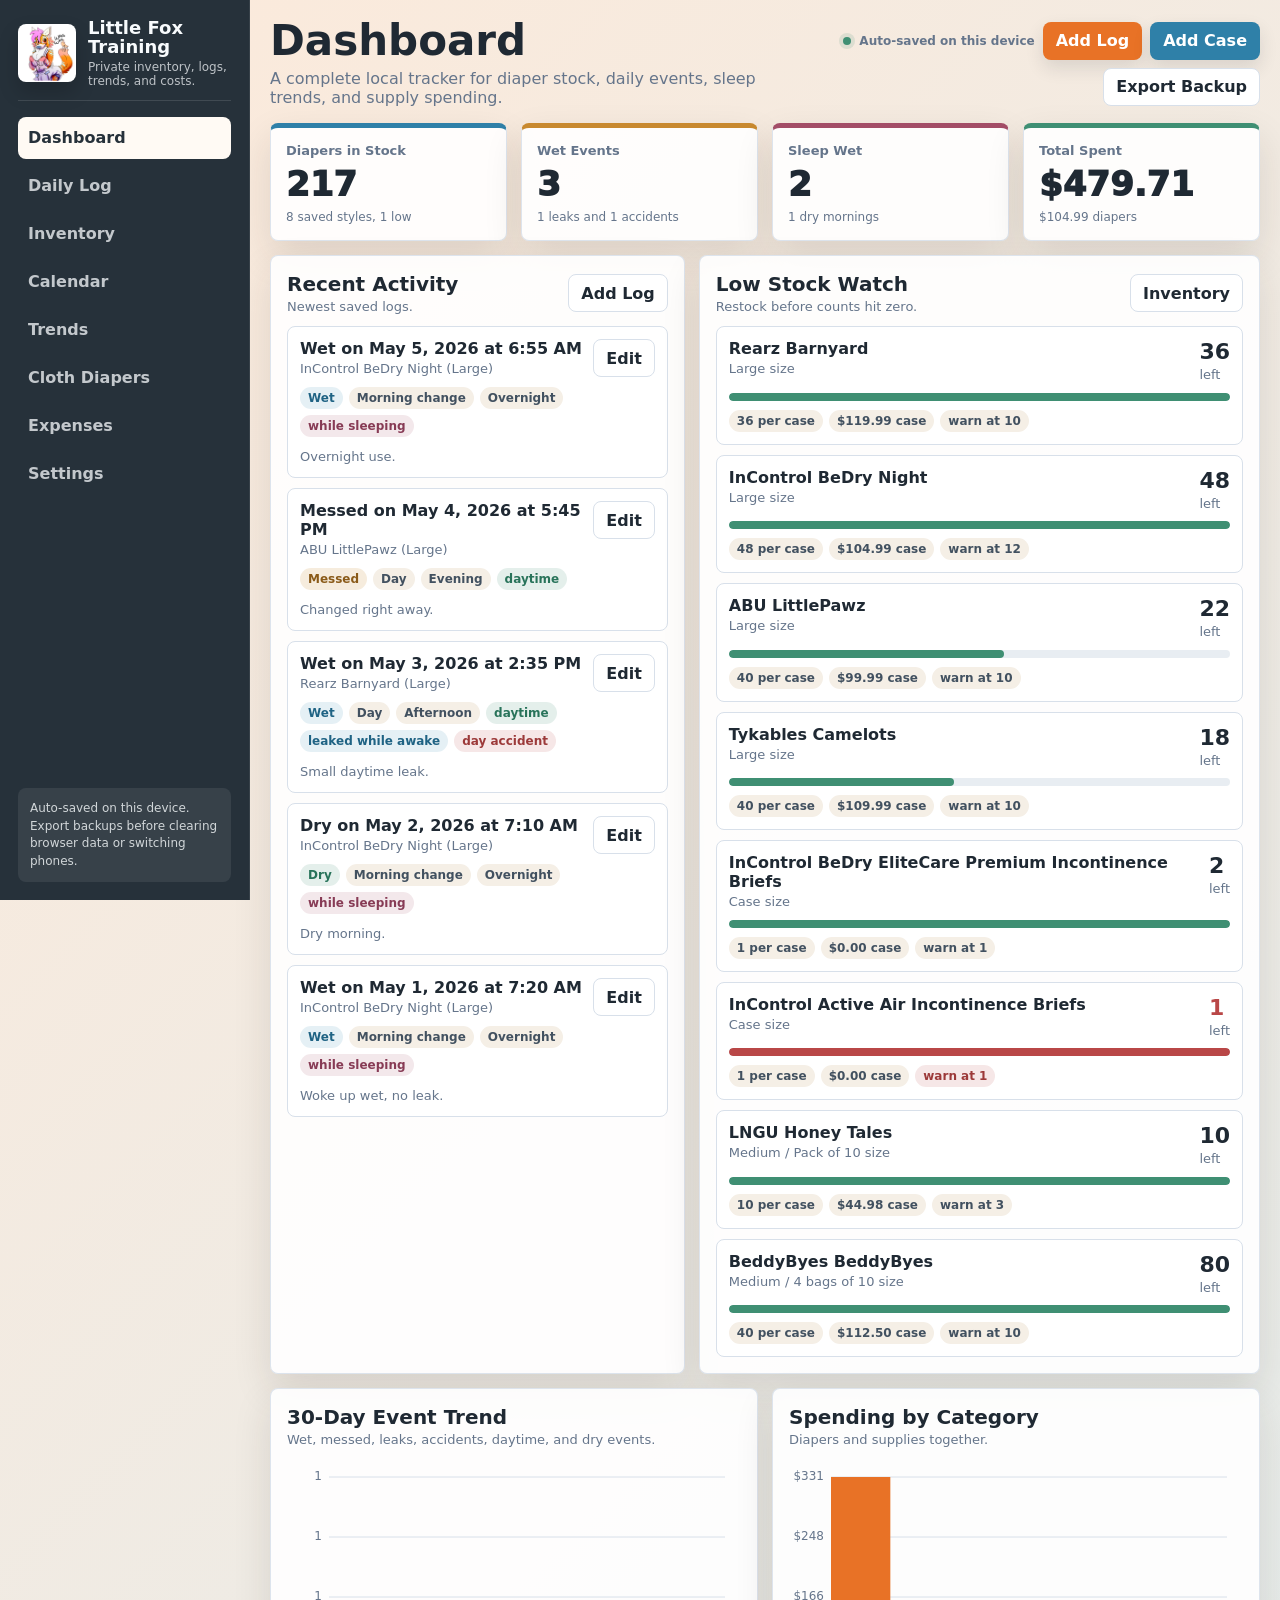
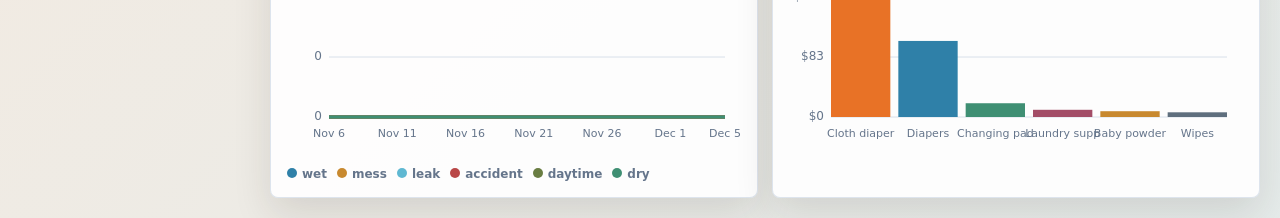
<file: index.html>
<!doctype html>
<html lang="en">
<head>
  <meta charset="utf-8" />
  <meta name="viewport" content="width=device-width, initial-scale=1" />
  <meta name="theme-color" content="#26313a" />
  <meta name="apple-mobile-web-app-capable" content="yes" />
  <meta name="apple-mobile-web-app-title" content="Little Fox" />
  <title>Little Fox Training</title>
  <link rel="manifest" href="manifest.json" />
  <link rel="apple-touch-icon" href="assets/app-icon.png" />
  <style>
    :root {
      color-scheme: light;
      --ink: #1f2933;
      --muted: #65758b;
      --line: #d8e0ea;
      --paper: #fffaf4;
      --panel: #ffffff;
      --soft: #f5efe6;
      --fox: #e87226;
      --sky: #2f80a8;
      --mint: #3f8f73;
      --berry: #a34d67;
      --gold: #c8892f;
      --danger: #b94747;
      --shadow: 0 16px 38px rgba(38, 31, 24, .12);
      --radius: 8px;
    }

    * { box-sizing: border-box; }

    html, body {
      margin: 0;
      min-height: 100%;
      font-family: Inter, ui-sans-serif, system-ui, -apple-system, BlinkMacSystemFont, "Segoe UI", sans-serif;
      color: var(--ink);
      background:
        linear-gradient(135deg, rgba(232, 114, 38, .12), rgba(47, 128, 168, .12)),
        var(--paper);
      letter-spacing: 0;
    }

    body { overflow-x: hidden; }

    button, input, select, textarea {
      font: inherit;
      letter-spacing: 0;
    }

    button { cursor: pointer; }

    .app {
      min-height: 100vh;
      display: grid;
      grid-template-columns: 250px minmax(0, 1fr);
    }

    .sidebar {
      position: sticky;
      top: 0;
      height: 100vh;
      padding: 18px;
      background: #26313a;
      color: #f8fbfd;
      display: flex;
      flex-direction: column;
      gap: 16px;
      border-right: 1px solid rgba(255, 255, 255, .08);
    }

    .brand {
      display: grid;
      grid-template-columns: 58px 1fr;
      gap: 12px;
      align-items: center;
      padding-bottom: 12px;
      border-bottom: 1px solid rgba(255, 255, 255, .12);
    }

    .brand img {
      width: 58px;
      height: 58px;
      object-fit: cover;
      border-radius: 8px;
      background: #fff;
      box-shadow: 0 10px 20px rgba(0, 0, 0, .18);
    }

    .brand h1 {
      margin: 0;
      font-size: 18px;
      line-height: 1.08;
    }

    .brand p {
      margin: 3px 0 0;
      color: rgba(248, 251, 253, .72);
      font-size: 12px;
    }

    .tabs {
      display: grid;
      gap: 6px;
    }

    .tab {
      border: 0;
      color: rgba(248, 251, 253, .75);
      background: transparent;
      display: grid;
      grid-template-columns: 1fr;
      align-items: center;
      text-align: left;
      gap: 8px;
      min-height: 42px;
      padding: 8px 10px;
      border-radius: var(--radius);
      font-weight: 700;
    }

    .tab:hover { background: rgba(255, 255, 255, .08); color: #fff; }
    .tab.active { background: #fffaf4; color: #26313a; }
    .tab .ico { display: none; }

    .privacy {
      margin-top: auto;
      padding: 12px;
      border-radius: var(--radius);
      background: rgba(255, 255, 255, .08);
      color: rgba(248, 251, 253, .8);
      font-size: 12px;
      line-height: 1.45;
    }

    .save-status {
      display: inline-flex;
      align-items: center;
      gap: 8px;
      color: var(--muted);
      font-size: 12px;
      font-weight: 800;
      min-height: 24px;
    }

    .save-status::before {
      content: "";
      width: 8px;
      height: 8px;
      border-radius: 999px;
      background: var(--mint);
      box-shadow: 0 0 0 4px rgba(63, 143, 115, .14);
    }

    .main {
      min-width: 0;
      padding: 20px;
    }

    .topbar {
      display: flex;
      gap: 16px;
      align-items: center;
      justify-content: space-between;
      margin-bottom: 16px;
    }

    .title h2 {
      margin: 0;
      font-size: clamp(26px, 4vw, 42px);
      line-height: 1;
    }

    .title p {
      margin: 7px 0 0;
      color: var(--muted);
      max-width: 850px;
    }

    .quick-actions {
      display: flex;
      flex-wrap: wrap;
      gap: 8px;
      justify-content: flex-end;
    }

    .btn {
      border: 1px solid transparent;
      border-radius: var(--radius);
      min-height: 38px;
      padding: 8px 12px;
      font-weight: 800;
      color: #fff;
      background: var(--ink);
      box-shadow: 0 8px 18px rgba(31, 41, 51, .12);
    }

    .btn:hover { filter: brightness(.96); }
    .btn.secondary { color: var(--ink); background: #fff; border-color: var(--line); box-shadow: none; }
    .btn.fox { background: var(--fox); }
    .btn.sky { background: var(--sky); }
    .btn.danger { background: var(--danger); }
    .btn:disabled { opacity: .55; cursor: not-allowed; }

    .section { display: none; }
    .section.active { display: block; }

    .grid {
      display: grid;
      gap: 14px;
    }

    .stats { grid-template-columns: repeat(4, minmax(0, 1fr)); }
    .two { grid-template-columns: minmax(0, .85fr) minmax(0, 1.15fr); }
    .half { grid-template-columns: repeat(2, minmax(0, 1fr)); }
    .thirds { grid-template-columns: repeat(3, minmax(0, 1fr)); }

    .card {
      background: rgba(255, 255, 255, .9);
      border: 1px solid rgba(216, 224, 234, .85);
      border-radius: var(--radius);
      box-shadow: var(--shadow);
      min-width: 0;
    }

    .card.tight { box-shadow: none; }
    .card-body { padding: 16px; }

    .card-title {
      display: flex;
      align-items: center;
      justify-content: space-between;
      gap: 12px;
      margin-bottom: 12px;
    }

    .card-title h3 {
      margin: 0;
      font-size: 20px;
    }

    .card-title p {
      margin: 3px 0 0;
      color: var(--muted);
      font-size: 13px;
    }

    .stat {
      padding: 15px;
      display: grid;
      gap: 8px;
      min-height: 118px;
    }

    .stat .label { color: var(--muted); font-size: 13px; font-weight: 800; }
    .stat .value { font-size: clamp(24px, 3vw, 34px); font-weight: 950; line-height: 1; }
    .stat .sub { color: var(--muted); font-size: 12px; }
    .stat.wet { border-top: 5px solid var(--sky); }
    .stat.mess { border-top: 5px solid var(--gold); }
    .stat.sleep { border-top: 5px solid var(--berry); }
    .stat.money { border-top: 5px solid var(--mint); }

    label {
      display: grid;
      gap: 6px;
      color: #384656;
      font-weight: 800;
      font-size: 13px;
    }

    input, select, textarea {
      width: 100%;
      border: 1px solid var(--line);
      border-radius: var(--radius);
      background: #fff;
      color: var(--ink);
      padding: 10px 11px;
      outline: none;
      min-height: 40px;
    }

    textarea { resize: vertical; min-height: 86px; }
    input:focus, select:focus, textarea:focus { border-color: var(--fox); box-shadow: 0 0 0 3px rgba(232, 114, 38, .15); }

    .form-grid {
      display: grid;
      grid-template-columns: repeat(2, minmax(0, 1fr));
      gap: 12px;
    }

    .field-full { grid-column: 1 / -1; }

    .check-row {
      display: grid;
      grid-template-columns: repeat(3, minmax(0, 1fr));
      gap: 8px;
    }

    .check {
      display: flex;
      align-items: center;
      gap: 8px;
      min-height: 40px;
      border: 1px solid var(--line);
      background: #fff;
      border-radius: var(--radius);
      padding: 8px 10px;
      color: var(--ink);
      font-size: 13px;
    }

    .check input { width: auto; min-height: auto; }

    .event-grid {
      display: grid;
      grid-template-columns: repeat(3, minmax(0, 1fr));
      gap: 8px;
    }

    .event-btn {
      min-height: 54px;
      border: 1px solid var(--line);
      background: #fff;
      border-radius: var(--radius);
      padding: 9px;
      text-align: left;
      font-weight: 900;
      color: var(--ink);
    }

    .event-btn.active {
      border-color: rgba(232, 114, 38, .65);
      background: rgba(232, 114, 38, .12);
    }

    .list {
      display: grid;
      gap: 10px;
    }

    .item {
      border: 1px solid var(--line);
      border-radius: var(--radius);
      background: #fff;
      padding: 12px;
      display: grid;
      gap: 9px;
    }

    .item-head {
      display: flex;
      align-items: flex-start;
      justify-content: space-between;
      gap: 10px;
    }

    .item h4 {
      margin: 0;
      font-size: 16px;
    }

    .item p {
      margin: 2px 0 0;
      color: var(--muted);
      font-size: 13px;
      line-height: 1.35;
    }

    .pill-row { display: flex; flex-wrap: wrap; gap: 6px; }

    .pill {
      border-radius: 999px;
      background: var(--soft);
      color: #425160;
      padding: 4px 8px;
      font-size: 12px;
      font-weight: 850;
      white-space: nowrap;
    }

    .pill.wet { background: rgba(47, 128, 168, .12); color: #1f6384; }
    .pill.mess { background: rgba(200, 137, 47, .16); color: #8a5a18; }
    .pill.dry { background: rgba(63, 143, 115, .14); color: #28735a; }
    .pill.alert { background: rgba(185, 71, 71, .13); color: #9c3939; }
    .pill.sleep { background: rgba(163, 77, 103, .13); color: #873b55; }

    .stockbar {
      height: 8px;
      border-radius: 99px;
      overflow: hidden;
      background: #e8edf2;
    }

    .stockbar span {
      display: block;
      height: 100%;
      width: 0;
      background: var(--mint);
      border-radius: inherit;
    }

    .stockbar.low span { background: var(--danger); }

    .toolbar {
      display: flex;
      align-items: center;
      gap: 8px;
      flex-wrap: wrap;
    }

    .toolbar input, .toolbar select { width: auto; min-width: 190px; }

    .calendar-head {
      display: flex;
      align-items: center;
      justify-content: space-between;
      gap: 12px;
      margin-bottom: 14px;
    }

    .calendar-grid {
      display: grid;
      grid-template-columns: repeat(7, minmax(0, 1fr));
      gap: 8px;
    }

    .weekday {
      color: var(--muted);
      font-size: 12px;
      font-weight: 900;
      text-align: center;
      padding: 2px 0;
    }

    .day {
      min-height: 112px;
      border: 1px solid var(--line);
      border-radius: var(--radius);
      background: #fff;
      padding: 8px;
      display: flex;
      flex-direction: column;
      gap: 6px;
    }

    .day.out { opacity: .42; background: #f8fafc; }
    .day.today { border-color: var(--fox); box-shadow: 0 0 0 3px rgba(232, 114, 38, .12); }

    .day button {
      border: 0;
      background: transparent;
      padding: 0;
      text-align: left;
      font-weight: 950;
      color: var(--ink);
    }

    .day-events {
      display: flex;
      flex-wrap: wrap;
      gap: 4px;
      align-content: flex-start;
    }

    .chart-wrap {
      position: relative;
      min-height: 310px;
    }

    canvas {
      width: 100%;
      height: 300px;
      display: block;
    }

    .chart-legend {
      display: flex;
      gap: 10px;
      flex-wrap: wrap;
      margin-top: 8px;
      color: var(--muted);
      font-size: 12px;
      font-weight: 800;
    }

    .dot {
      width: 10px;
      height: 10px;
      border-radius: 50%;
      display: inline-block;
      margin-right: 5px;
    }

    .empty {
      padding: 18px;
      text-align: center;
      color: var(--muted);
      background: #fff;
      border: 1px dashed var(--line);
      border-radius: var(--radius);
      font-weight: 700;
    }

    .modal {
      position: fixed;
      inset: 0;
      z-index: 50;
      background: rgba(20, 27, 34, .52);
      display: none;
      align-items: center;
      justify-content: center;
      padding: 18px;
    }

    .modal.active { display: flex; }

    .dialog {
      width: min(760px, 100%);
      max-height: min(760px, calc(100vh - 36px));
      overflow: auto;
      background: #fff;
      border-radius: var(--radius);
      box-shadow: 0 30px 80px rgba(0, 0, 0, .25);
    }

    .dialog-head {
      position: sticky;
      top: 0;
      background: #fff;
      border-bottom: 1px solid var(--line);
      padding: 14px 16px;
      display: flex;
      justify-content: space-between;
      align-items: center;
      gap: 12px;
      z-index: 2;
    }

    .dialog-head h3 { margin: 0; }

    .dialog-body { padding: 16px; }

    .toast {
      position: fixed;
      right: 18px;
      bottom: 18px;
      z-index: 80;
      background: #26313a;
      color: #fff;
      border-radius: var(--radius);
      padding: 10px 12px;
      box-shadow: var(--shadow);
      transform: translateY(20px);
      opacity: 0;
      transition: .2s ease;
      max-width: min(360px, calc(100vw - 36px));
      font-weight: 750;
    }

    .toast.show { transform: translateY(0); opacity: 1; }

    .mobile-tabs { display: none; }

    @media (max-width: 1050px) {
      .app { grid-template-columns: 1fr; }
      .sidebar { display: none; }
      .main { padding-top: calc(20px + env(safe-area-inset-top, 0px)); }
      .mobile-tabs {
        display: flex;
        gap: 8px;
        overflow-x: auto;
        padding-bottom: 10px;
        margin-bottom: 12px;
      }
      .mobile-tabs .tab {
        display: inline-flex;
        grid-template-columns: none;
        min-width: max-content;
        color: var(--ink);
        background: #fff;
        border: 1px solid var(--line);
      }
      .mobile-tabs .tab.active { background: var(--ink); color: #fff; }
      .stats { grid-template-columns: repeat(2, minmax(0, 1fr)); }
      .two, .half { grid-template-columns: 1fr; }
      .topbar { align-items: flex-start; flex-direction: column; }
      .quick-actions { justify-content: flex-start; }
    }

    @media (max-width: 720px) {
      .main { padding: calc(12px + env(safe-area-inset-top, 0px)) 12px 12px; }
      .stats, .thirds, .form-grid, .check-row, .event-grid { grid-template-columns: 1fr; }
      .calendar-grid { gap: 4px; }
      .weekday { font-size: 10px; }
      .day { min-height: 86px; padding: 6px; }
      .toolbar input, .toolbar select { width: 100%; min-width: 0; }
      .btn { width: 100%; }
      .quick-actions { width: 100%; }
      .quick-actions .btn { flex: 1 1 150px; }
      .item-head { flex-direction: column; }
    }
  </style>
</head>
<body>
  <div class="app">
    <aside class="sidebar">
      <div class="brand">
        <img id="sidebarMascot" src="assets/sidebar-wag-wag.png" alt="Baby fox mascot" />
        <div>
          <h1>Little Fox Training</h1>
          <p>Private inventory, logs, trends, and costs.</p>
        </div>
      </div>
      <nav class="tabs" id="desktopTabs"></nav>
      <div class="privacy">
        Auto-saved on this device. Export backups before clearing browser data or switching phones.
      </div>
    </aside>

    <main class="main">
      <div class="mobile-tabs" id="mobileTabs"></div>

      <div class="topbar">
        <div class="title">
          <h2 id="pageTitle">Dashboard</h2>
          <p id="pageSub">A complete local tracker for diaper stock, daily events, sleep trends, and supply spending.</p>
        </div>
        <div class="quick-actions">
          <span class="save-status" id="saveStatus">Auto-saved on this device</span>
          <button class="btn fox" data-goto="log">Add Log</button>
          <button class="btn sky" data-goto="inventory">Add Case</button>
          <button class="btn secondary" id="exportBtn">Export Backup</button>
        </div>
      </div>

      <section class="section active" id="dashboard"></section>
      <section class="section" id="log"></section>
      <section class="section" id="inventory"></section>
      <section class="section" id="calendar"></section>
      <section class="section" id="trends"></section>
      <section class="section" id="cloth"></section>
      <section class="section" id="expenses"></section>
      <section class="section" id="settings"></section>
    </main>
  </div>

  <div class="modal" id="modal">
    <div class="dialog">
      <div class="dialog-head">
        <h3 id="modalTitle">Edit</h3>
        <button class="btn secondary" id="closeModal">Close</button>
      </div>
      <div class="dialog-body" id="modalBody"></div>
    </div>
  </div>

  <div class="toast" id="toast"></div>

  <script>
    const STORE_KEY = "little_fox_training_app_v1";
    const todayIso = () => new Date().toISOString().slice(0, 10);
    const currentTime = () => new Date().toTimeString().slice(0, 5);
    const money = value => `$${Number(value || 0).toFixed(2)}`;
    const uid = () => Date.now().toString(36) + Math.random().toString(36).slice(2, 8);
    const safeNumber = value => Number.isFinite(Number(value)) ? Number(value) : 0;

    const eventMeta = {
      wet: { label: "Wet", cls: "wet" },
      mess: { label: "Messed", cls: "mess" },
      dry: { label: "Dry", cls: "dry" }
    };

    const tabs = [
      ["dashboard", "Dashboard", "Home"],
      ["log", "Daily Log", "Log"],
      ["inventory", "Inventory", "Stock"],
      ["calendar", "Calendar", "Dates"],
      ["trends", "Trends", "Chart"],
      ["cloth", "Cloth Diapers", "Cloth"],
      ["expenses", "Expenses", "Money"],
      ["settings", "Settings", "Lock"]
    ];

    const defaultState = {
      diapers: [
        { id: "d1", brand: "Rearz", style: "Barnyard", size: "Large", count: 36, perCase: 36, casePrice: 119.99, lowStock: 10 },
        { id: "d2", brand: "InControl", style: "BeDry Night", size: "Large", count: 48, perCase: 48, casePrice: 104.99, lowStock: 12 },
        { id: "d3", brand: "ABU", style: "LittlePawz", size: "Large", count: 22, perCase: 40, casePrice: 99.99, lowStock: 10 },
        { id: "d4", brand: "Tykables", style: "Camelots", size: "Large", count: 18, perCase: 40, casePrice: 109.99, lowStock: 10 }
      ],
      logs: [
        { id: "l1", date: "2026-05-01", time: "07:20", diaperId: "d2", event: "wet", sleep: true, leakedInBed: false, leakedWhileAwake: false, daytime: false, nightAccident: false, dayAccident: false, notes: "Woke up wet, no leak." },
        { id: "l2", date: "2026-05-02", time: "07:10", diaperId: "d2", event: "dry", sleep: true, leakedInBed: false, leakedWhileAwake: false, daytime: false, nightAccident: false, dayAccident: false, notes: "Dry morning." },
        { id: "l3", date: "2026-05-03", time: "14:35", diaperId: "d1", event: "wet", sleep: false, leakedInBed: false, leakedWhileAwake: true, daytime: true, nightAccident: false, dayAccident: true, notes: "Small daytime leak." },
        { id: "l4", date: "2026-05-04", time: "17:45", diaperId: "d3", event: "mess", sleep: false, leakedInBed: false, leakedWhileAwake: false, daytime: true, nightAccident: false, dayAccident: false, notes: "Changed right away." },
        { id: "l5", date: "2026-05-05", time: "06:55", diaperId: "d2", event: "wet", sleep: true, leakedInBed: false, leakedWhileAwake: false, daytime: false, nightAccident: false, dayAccident: false, notes: "Overnight use." }
      ],
      purchases: [
        { id: "p2", date: "2026-04-29", diaperId: "d2", cases: 1, units: 48, pricePerCase: 104.99, total: 104.99 }
      ],
      expenses: [
        { id: "e1", date: "2026-05-01", category: "Baby powder", brand: "Johnson's", item: "Powder", amount: 7.99 },
        { id: "e2", date: "2026-05-02", category: "Changing pads", brand: "Generic", item: "Disposable pads", amount: 18.99 },
        { id: "e3", date: "2026-05-03", category: "Wipes", brand: "Generic", item: "Wipes pack", amount: 6.49 }
      ],
      clothDiapers: [],
      clothUses: [],
      calendarCursor: todayIso().slice(0, 7),
      filters: { inventorySearch: "", trendRange: "30", expenseRange: "all" },
      timing: { beforeBedStart: "19:00", beforeBedEnd: "23:00", morningStart: "05:00", morningEnd: "10:00" },
      chartVisibility: {
        dashboardTrend: true,
        dashboardExpenses: true,
        trendEvent: true,
        trendSleepDay: true,
        trendUsage: true,
        trendReliability: true,
        trendTimeOfDay: true,
        trendDiaperTime: true,
        trendMaterialCost: true,
        trendClothCost: true,
        expenseCharts: true,
        expenseByStyle: true,
        expenseList: true
      },
      lastChangedTime: "",
      privateMode: false
    };

    const pastPurchaseSeed = {
      version: "past-purchases-2026-05-05-v2",
      clothDiapers: [
        { id: "cloth-contour-pad-2", type: "insert", brand: "InControl", style: "Contour Washable Boosters", size: "2 pack", quantity: 2, purchasePrice: 0, dateBought: "2026-05-05" },
        { id: "cloth-bamboo-contour-3", type: "insert", brand: "InControl", style: "Bamboo Contour Booster Pads", size: "3 pack", quantity: 3, purchasePrice: 0, dateBought: "2026-05-05" },
        { id: "cloth-ssf-m", type: "diaper", brand: "ThreadedArmor", style: "Adult Cotton Fitted Snap Diaper", size: "Medium", quantity: 1, purchasePrice: 0, dateBought: "2026-05-05" },
        { id: "cloth-microfiber-inserts-4", type: "insert", brand: "ThreadedArmor", style: "Adult Microfiber Booster Pads", size: "4 pack", quantity: 4, purchasePrice: 0, dateBought: "2026-05-05" },
        { id: "cloth-harmony-nighttime-m", type: "diaper", brand: "ThreadedArmor", style: "Harmony Nighttime Fitted Cloth Diaper", size: "Medium", quantity: 1, purchasePrice: 0, dateBought: "2026-05-05" },
        { id: "cloth-northshore-underpad", type: "underpad", brand: "NorthShore", style: "Champion XD Washable Underpad", size: "Large 33x35 in.", quantity: 1, purchasePrice: 0, dateBought: "2026-05-05" },
        { id: "cloth-birdseye-inserts", type: "insert", brand: "Unknown", style: "Adult Cloth Diaper Inserts", size: "Birdseye / Large / 4 pack", quantity: 4, purchasePrice: 11.88, dateBought: "2026-05-05" },
        { id: "cloth-leakmaster-aio", type: "diaper", brand: "LeakMaster", style: "Adult All-In-One Cloth Diaper", size: "Medium", quantity: 1, purchasePrice: 36.51, dateBought: "2026-05-05" },
        { id: "cloth-ecoable-pocket", type: "diaper", brand: "EcoAble", style: "Pocket Cloth Diaper 2.0 Day & Night Set", size: "Small / Wolf", quantity: 1, purchasePrice: 62.99, dateBought: "2026-05-05" },
        { id: "cloth-step-up-insert", type: "insert", brand: "ThreadedArmor", style: "Adult Diaper Step-up Insert", size: "S/M", quantity: 1, purchasePrice: 14.95, dateBought: "2026-05-05" },
        { id: "cloth-grimoire-brief", type: "diaper", brand: "ThreadedArmor", style: "Limited Release: Grimoire Protective Brief", size: "Medium", quantity: 1, purchasePrice: 69.99, dateBought: "2026-05-05" },
        { id: "cloth-sweater-weather-brief", type: "diaper", brand: "ThreadedArmor", style: "Limited Release: Sweater Weather Protective Brief", size: "Medium", quantity: 1, purchasePrice: 69.99, dateBought: "2026-05-05" },
        { id: "cloth-snaps-brief", type: "diaper", brand: "ThreadedArmor", style: "Protective Briefs with Snaps", size: "White / Medium", quantity: 1, purchasePrice: 64.99, dateBought: "2026-05-05" }
      ],
      disposableDiapers: [
        { id: "disp-incontrol-bedry-elitecare", brand: "InControl", style: "BeDry EliteCare Premium Incontinence Briefs", size: "Case", count: 2, perCase: 1, casePrice: 0, lowStock: 1 },
        { id: "disp-incontrol-active-air", brand: "InControl", style: "Active Air Incontinence Briefs", size: "Case", count: 1, perCase: 1, casePrice: 0, lowStock: 1 },
        { id: "disp-lndu-honey-tales", brand: "LNGU", style: "Honey Tales", size: "Medium / Pack of 10", count: 10, perCase: 10, casePrice: 44.98, lowStock: 3 },
        { id: "disp-beddybyes-medium", brand: "BeddyByes", style: "BeddyByes", size: "Medium / 4 bags of 10", count: 80, perCase: 40, casePrice: 112.5, lowStock: 10 }
      ],
      expenses: [
        { id: "exp-heavy-duty-laundry-bag", date: "2026-05-05", category: "Laundry supplies", brand: "Unknown", item: "Heavy-Duty Mesh Laundry Bag", amount: 9.95 }
      ]
    };

    let state = loadState();
    let activeTab = "dashboard";

    function loadState() {
      try {
        const parsed = JSON.parse(localStorage.getItem(STORE_KEY));
        if (!parsed || typeof parsed !== "object") return applyPastPurchaseSeed(structuredClone(defaultState));
        return applyPastPurchaseSeed({
          ...structuredClone(defaultState),
          ...parsed,
          clothDiapers: Array.isArray(parsed.clothDiapers) ? parsed.clothDiapers : [],
          clothUses: Array.isArray(parsed.clothUses) ? parsed.clothUses : [],
          diapers: Array.isArray(parsed.diapers) ? parsed.diapers : structuredClone(defaultState.diapers),
          expenses: Array.isArray(parsed.expenses) ? parsed.expenses : structuredClone(defaultState.expenses),
          purchases: Array.isArray(parsed.purchases) ? parsed.purchases.filter(p => p.id !== "p1") : structuredClone(defaultState.purchases),
          timing: { ...defaultState.timing, ...(parsed.timing || {}) },
          chartVisibility: { ...defaultState.chartVisibility, ...(parsed.chartVisibility || {}) },
          lastChangedTime: parsed.lastChangedTime || "",
          filters: { ...defaultState.filters, ...(parsed.filters || {}) }
        });
      } catch {
        return applyPastPurchaseSeed(structuredClone(defaultState));
      }
    }

    function applyPastPurchaseSeed(next) {
      if (next.pastPurchaseSeedVersion === pastPurchaseSeed.version) return next;
      const hasId = (rows, id) => rows.some(row => row.id === id);
      next.clothDiapers = [...(next.clothDiapers || [])];
      next.diapers = [...(next.diapers || [])];
      next.expenses = [...(next.expenses || [])];
      pastPurchaseSeed.clothDiapers.forEach(item => {
        if (!hasId(next.clothDiapers, item.id)) {
          next.clothDiapers.push(structuredClone(item));
        } else {
          next.clothDiapers = next.clothDiapers.map(row => row.id === item.id ? { ...item, ...row, type: row.type || item.type, brand: row.brand === "Unknown" ? item.brand : row.brand } : row);
        }
      });
      pastPurchaseSeed.disposableDiapers.forEach(item => {
        if (!hasId(next.diapers, item.id)) next.diapers.push(structuredClone(item));
      });
      pastPurchaseSeed.expenses.forEach(item => {
        if (!hasId(next.expenses, item.id)) next.expenses.push(structuredClone(item));
      });
      next.pastPurchaseSeedVersion = pastPurchaseSeed.version;
      next.clothDiapers = next.clothDiapers.map(normalizeClothItem);
      next.clothUses = (next.clothUses || []).map(use => ({ ...use, insertIds: Array.isArray(use.insertIds) ? use.insertIds : (use.insertId ? [use.insertId] : []), insertId: use.insertId || "" }));
      next.diapers = (next.diapers || []).map(item => ({ ...item, itemType: item.itemType || "diaper" }));
      next.logs = (next.logs || []).map(log => ({ ...log, insertId: log.insertId || "", dayNight: log.dayNight || "auto", startTime: log.startTime || "" }));
      return next;
    }

    function normalizeClothItem(item) {
      const insertWords = /insert|booster|pad/i;
      const underpadWords = /underpad/i;
      return {
        ...item,
        type: item.type || (underpadWords.test(`${item.style} ${item.size}`) ? "underpad" : insertWords.test(`${item.style} ${item.size}`) ? "insert" : "diaper")
      };
    }

    function saveState() {
      localStorage.setItem(STORE_KEY, JSON.stringify(state));
      const el = document.getElementById("saveStatus");
      if (el) {
        el.textContent = `Auto-saved ${new Date().toLocaleTimeString([], { hour: "numeric", minute: "2-digit" })}`;
      }
    }

    function toast(message) {
      const el = document.getElementById("toast");
      el.textContent = message;
      el.classList.add("show");
      window.clearTimeout(toast.timer);
      toast.timer = window.setTimeout(() => el.classList.remove("show"), 2400);
    }

    function diaperById(id) {
      return state.diapers.find(d => d.id === id);
    }

    function diaperName(id) {
      const d = diaperById(id);
      return d ? `${d.brand} ${d.style} (${d.size})` : "No diaper selected";
    }

    function logTimestamp(log) {
      return `${log.date || ""}T${log.time || "00:00"}`;
    }

    function formatTime(time) {
      if (!time) return "No time";
      const [hourText, minute = "00"] = time.split(":");
      let hour = Number(hourText);
      if (!Number.isFinite(hour)) return time;
      const suffix = hour >= 12 ? "PM" : "AM";
      hour = hour % 12 || 12;
      return `${hour}:${minute} ${suffix}`;
    }

    function timeBucket(log) {
      if (log.sleep || log.nightAccident || log.leakedInBed) return "Overnight";
      const hour = Number((log.time || "12:00").slice(0, 2));
      if (hour < 5) return "Overnight";
      if (hour < 12) return "Morning";
      if (hour < 17) return "Afternoon";
      if (hour < 21) return "Evening";
      return "Night";
    }

    function dayNightLabel(entry) {
      if (entry.dayNight === "day") return "Day";
      if (entry.dayNight === "night") return "Night";
      if (entry.dayNight === "beforeBed") return "Before bed";
      if (entry.dayNight === "morning") return "Morning change";
      const bucket = timeBucket(entry);
      const minutes = timeMinutes(entry.time || "12:00");
      if (isTimeInWindow(minutes, state.timing.beforeBedStart, state.timing.beforeBedEnd)) return "Before bed";
      if (isTimeInWindow(minutes, state.timing.morningStart, state.timing.morningEnd)) return "Morning change";
      return bucket === "Overnight" || bucket === "Night" ? "Night" : "Day";
    }

    function timeMinutes(time) {
      const [hour, minute = "0"] = String(time || "00:00").split(":").map(Number);
      return Number.isFinite(hour) && Number.isFinite(minute) ? hour * 60 + minute : 0;
    }

    function isTimeInWindow(minutes, start, end) {
      const startMinutes = timeMinutes(start);
      const endMinutes = timeMinutes(end);
      if (startMinutes <= endMinutes) return minutes >= startMinutes && minutes <= endMinutes;
      return minutes >= startMinutes || minutes <= endMinutes;
    }

    function wearDuration(startTime, endTime) {
      if (!startTime || !endTime) return "";
      const [startHour, startMinute] = startTime.split(":").map(Number);
      const [endHour, endMinute] = endTime.split(":").map(Number);
      if (![startHour, startMinute, endHour, endMinute].every(Number.isFinite)) return "";
      let start = startHour * 60 + startMinute;
      let end = endHour * 60 + endMinute;
      if (end < start) end += 24 * 60;
      const minutes = end - start;
      const hours = Math.floor(minutes / 60);
      const mins = minutes % 60;
      return hours ? `${hours}h ${mins ? `${mins}m` : ""}`.trim() : `${mins}m`;
    }

    function allExpenseRows() {
      const diaperPurchases = state.purchases.map(p => {
        const d = diaperById(p.diaperId);
        return {
          id: p.id,
          date: p.date,
          category: "Diapers",
          brand: d?.brand || "Unknown",
          item: d ? d.style : "Diaper case",
          amount: Number(p.total || 0),
          source: "purchase"
        };
      });
      const clothPurchases = state.clothDiapers.map(item => ({
        id: item.id,
        date: item.dateBought || todayIso(),
        category: "Cloth diapers",
        brand: item.brand || "Unknown",
        item: item.style || "Cloth diaper",
        amount: safeNumber(item.purchasePrice),
        source: "cloth"
      }));
      return [...diaperPurchases, ...clothPurchases, ...state.expenses.map(e => ({ ...e, source: "expense" }))];
    }

    function allEventRows() {
      const disposable = state.logs.map(log => ({ ...log, source: "disposable", leak: log.leak || log.leakedInBed || log.leakedWhileAwake, accident: log.accident || log.nightAccident || log.dayAccident }));
      const cloth = state.clothUses.flatMap(use => {
        const base = {
          id: use.id,
          date: use.date,
          time: use.time,
          startTime: use.startTime || "",
          dayNight: use.dayNight || "auto",
          sleep: dayNightLabel(use) === "Night",
          daytime: dayNightLabel(use) === "Day",
          leakedInBed: use.leaked && dayNightLabel(use) === "Night",
          leakedWhileAwake: use.leaked && dayNightLabel(use) !== "Night",
          leak: use.leaked,
          nightAccident: false,
          dayAccident: false,
          accident: false,
          source: "cloth"
        };
        const rows = [];
        if (use.wet) rows.push({ ...base, event: "wet" });
        if (use.messed) rows.push({ ...base, event: "mess" });
        if (!rows.length) rows.push({ ...base, event: "dry" });
        return rows;
      });
      return [...disposable, ...cloth];
    }

    function totals() {
      const totalStock = state.diapers.reduce((sum, d) => sum + safeNumber(d.count), 0);
      const lowStock = state.diapers.filter(d => safeNumber(d.count) <= safeNumber(d.lowStock)).length;
      const events = allEventRows();
      const wet = events.filter(l => l.event === "wet" || l.wokeWet).length;
      const mess = events.filter(l => l.event === "mess").length;
      const sleepWet = events.filter(l => (l.sleep || dayNightLabel(l) === "Night") && (l.event === "wet" || l.wokeWet)).length;
      const sleepMess = events.filter(l => (l.sleep || dayNightLabel(l) === "Night") && l.event === "mess").length;
      const wokeDry = events.filter(l => l.wokeDry || l.event === "dry").length;
      const dayEvents = events.filter(l => l.daytime || dayNightLabel(l) === "Day").length;
      const nightAccidents = events.filter(l => l.nightAccident).length;
      const dayAccidents = events.filter(l => l.dayAccident || (l.accident && !l.sleep)).length;
      const accidents = nightAccidents + dayAccidents;
      const bedLeaks = events.filter(l => l.leakedInBed || (l.leak && (l.sleep || dayNightLabel(l) === "Night"))).length;
      const awakeLeaks = events.filter(l => l.leakedWhileAwake || (l.leak && !(l.sleep || dayNightLabel(l) === "Night"))).length;
      const leaks = bedLeaks + awakeLeaks;
      const spent = allExpenseRows().reduce((sum, e) => sum + safeNumber(e.amount), 0);
      const diaperSpent = allExpenseRows().filter(e => e.category === "Diapers").reduce((sum, e) => sum + safeNumber(e.amount), 0);
      const clothSpent = allExpenseRows().filter(e => e.category === "Cloth diapers").reduce((sum, e) => sum + safeNumber(e.amount), 0);
      const supplySpent = spent - diaperSpent - clothSpent;
      return { totalStock, lowStock, wet, mess, sleepWet, sleepMess, wokeDry, dayEvents, nightAccidents, dayAccidents, accidents, bedLeaks, awakeLeaks, leaks, spent, diaperSpent, clothSpent, supplySpent };
    }

    function setActive(tab) {
      activeTab = tab;
      document.querySelectorAll(".section").forEach(s => s.classList.toggle("active", s.id === tab));
      document.querySelectorAll(".tab").forEach(b => b.classList.toggle("active", b.dataset.tab === tab));
      updateSidebarMascot();
      const label = tabs.find(t => t[0] === tab)?.[1] || "Dashboard";
      document.getElementById("pageTitle").textContent = label;
      const sub = {
        dashboard: "A complete local tracker for diaper stock, daily events, sleep trends, and supply spending.",
        log: "Save wet, messed, or dry events with sleep, daytime, leak, and accident subcategories.",
        inventory: "Manage diaper styles, case purchases, stock counts, and low-stock warnings.",
        calendar: "Review each month and add logs directly from a selected day.",
        trends: "See patterns across wet, mess, sleep, daytime, accident, leak, and dry data.",
        cloth: "Track reusable cloth diapers by clean count, dirty count, wears, leaks, messes, and cost per wear.",
        expenses: "Track diaper costs, supply costs, totals by brand, and totals by item type.",
        settings: "Export, import, reset, and tune privacy display settings."
      };
      document.getElementById("pageSub").textContent = sub[tab] || "";
      render();
    }

    function updateSidebarMascot() {
      const mascot = document.getElementById("sidebarMascot");
      if (!mascot) return;
      mascot.src = activeTab === "log" ? "assets/sidebar-daily-log.png" : "assets/sidebar-wag-wag.png";
      mascot.alt = activeTab === "log" ? "Daily log fox mascot" : "Baby fox mascot";
    }

    function renderTabs() {
      const html = tabs.map(([id, label, icon]) => `<button class="tab ${id === activeTab ? "active" : ""}" data-tab="${id}"><span class="ico">${icon}</span><span>${label}</span></button>`).join("");
      document.getElementById("desktopTabs").innerHTML = html;
      document.getElementById("mobileTabs").innerHTML = html;
      document.querySelectorAll("[data-tab]").forEach(btn => btn.addEventListener("click", () => setActive(btn.dataset.tab)));
      document.querySelectorAll("[data-goto]").forEach(btn => btn.addEventListener("click", () => setActive(btn.dataset.goto)));
    }

    function statCard(title, value, sub, cls) {
      const display = state.privateMode && title.toLowerCase().includes("spent") ? "$--.--" : value;
      return `<article class="card stat ${cls}"><div class="label">${title}</div><div class="value">${display}</div><div class="sub">${sub}</div></article>`;
    }

    function visible(key) {
      return state.chartVisibility?.[key] !== false;
    }

    function renderDashboard() {
      const t = totals();
      document.getElementById("dashboard").innerHTML = `
        <div class="grid stats">
          ${statCard("Diapers in Stock", t.totalStock, `${state.diapers.length} saved styles, ${t.lowStock} low`, "wet")}
          ${statCard("Wet Events", t.wet, `${t.leaks} leaks and ${t.accidents} accidents`, "mess")}
          ${statCard("Sleep Wet", t.sleepWet, `${t.wokeDry} dry mornings`, "sleep")}
          ${statCard("Total Spent", money(t.spent), `${money(t.diaperSpent)} diapers`, "money")}
        </div>
        <div class="grid two" style="margin-top:14px">
          <article class="card"><div class="card-body">
            <div class="card-title"><div><h3>Recent Activity</h3><p>Newest saved logs.</p></div><button class="btn secondary" data-goto="log">Add Log</button></div>
            <div class="list">${renderRecentActivity()}</div>
          </div></article>
          <article class="card"><div class="card-body">
            <div class="card-title"><div><h3>Low Stock Watch</h3><p>Restock before counts hit zero.</p></div><button class="btn secondary" data-goto="inventory">Inventory</button></div>
            <div class="list">${state.diapers.map(renderDiaperStockItem).join("")}</div>
          </div></article>
        </div>
        ${visible("dashboardTrend") || visible("dashboardExpenses") ? `<div class="grid half" style="margin-top:14px">
          ${visible("dashboardTrend") ? `<article class="card"><div class="card-body"><div class="card-title"><div><h3>30-Day Event Trend</h3><p>Wet, messed, leaks, accidents, daytime, and dry events.</p></div></div><canvas id="dashboardTrend"></canvas><div class="chart-legend">${legendHtml(["wet","mess","leak","accident","daytime","dry"])}</div></div></article>` : ""}
          ${visible("dashboardExpenses") ? `<article class="card"><div class="card-body"><div class="card-title"><div><h3>Spending by Category</h3><p>Diapers and supplies together.</p></div></div><canvas id="dashboardExpenses"></canvas></div></article>` : ""}
        </div>` : ""}
      `;
      bindGoto();
      if (visible("dashboardTrend")) drawLineChart("dashboardTrend", trendBuckets(30), ["wet", "mess", "leak", "accident", "daytime", "dry"]);
      if (visible("dashboardExpenses")) drawBarChart("dashboardExpenses", groupBy(allExpenseRows(), "category", "amount"), "name", "value", { moneyAxis: true });
    }

    function renderRecentActivity() {
      const disposable = state.logs.map(log => ({ kind: "disposable", date: log.date, time: log.time, html: renderLogList([log]) }));
      const cloth = state.clothUses.map(use => ({ kind: "cloth", date: use.date, time: use.time, html: renderClothUseItem(use) }));
      const rows = [...disposable, ...cloth].sort((a,b) => `${b.date}T${b.time || "00:00"}`.localeCompare(`${a.date}T${a.time || "00:00"}`)).slice(0, 6);
      return rows.length ? rows.map(row => row.html).join("") : `<div class="empty">No logs yet.</div>`;
    }

    function renderDiaperStockItem(item) {
      const ratio = Math.min(100, Math.round((safeNumber(item.count) / Math.max(1, safeNumber(item.perCase))) * 100));
      const low = safeNumber(item.count) <= safeNumber(item.lowStock);
      return `
        <div class="item">
          <div class="item-head">
            <div><h4>${escapeHtml(item.brand)} ${escapeHtml(item.style)}</h4><p>${escapeHtml(item.size)} size</p></div>
            <div><strong style="font-size:22px;color:${low ? "var(--danger)" : "var(--ink)"}">${item.count}</strong><p>left</p></div>
          </div>
          <div class="stockbar ${low ? "low" : ""}"><span style="width:${ratio}%"></span></div>
          <div class="pill-row"><span class="pill">${item.perCase} per case</span><span class="pill">${money(item.casePrice)} case</span><span class="pill ${low ? "alert" : ""}">warn at ${item.lowStock}</span></div>
        </div>
      `;
    }

    function renderLogList(logs) {
      if (!logs.length) return `<div class="empty">No logs yet.</div>`;
      return logs.map(log => {
        const meta = eventMeta[log.event] || eventMeta.wet;
        return `
          <div class="item">
            <div class="item-head">
              <div><h4>${escapeHtml(meta.label)} on ${formatDate(log.date)} at ${formatTime(log.time)}</h4><p>${escapeHtml(diaperName(log.diaperId))}${log.insertId ? ` + ${escapeHtml(diaperName(log.insertId))}` : ""}</p></div>
              <button class="btn secondary" data-edit-log="${log.id}">Edit</button>
            </div>
            <div class="pill-row">
              <span class="pill ${meta.cls}">${escapeHtml(meta.label)}</span>
              <span class="pill">${dayNightLabel(log)}</span>
              <span class="pill">${timeBucket(log)}</span>
              ${wearDuration(log.startTime, log.time) ? `<span class="pill">worn ${wearDuration(log.startTime, log.time)}</span>` : ""}
              ${log.sleep ? `<span class="pill sleep">while sleeping</span>` : ""}
              ${log.daytime ? `<span class="pill dry">daytime</span>` : ""}
              ${log.leakedInBed || (log.leak && log.sleep) ? `<span class="pill wet">leaked in bed</span>` : ""}
              ${log.leakedWhileAwake || (log.leak && !log.sleep) ? `<span class="pill wet">leaked while awake</span>` : ""}
              ${log.nightAccident ? `<span class="pill alert">night accident</span>` : ""}
              ${log.dayAccident || (log.accident && !log.sleep) ? `<span class="pill alert">day accident</span>` : ""}
            </div>
            ${log.notes ? `<p>${escapeHtml(log.notes)}</p>` : ""}
          </div>
        `;
      }).join("");
    }

    function renderLog() {
      document.getElementById("log").innerHTML = `
        <div class="grid two">
          <article class="card"><div class="card-body">
            <div class="card-title"><div><h3>Add Daily Log</h3><p>One saved wet or messed log subtracts one diaper from stock.</p></div></div>
            ${logFormHtml({ date: todayIso(), startTime: state.lastChangedTime || "", time: currentTime(), diaperId: state.diapers.find(d => (d.itemType || "diaper") === "diaper")?.id || "", insertId: "", dayNight: "auto", event: "wet", sleep: false, leakedInBed: false, leakedWhileAwake: false, daytime: false, nightAccident: false, dayAccident: false, notes: "" }, "newLogForm")}
          </div></article>
          <article class="card"><div class="card-body">
            <div class="card-title"><div><h3>All Logs</h3><p>${state.logs.length} saved entries.</p></div><button class="btn secondary" id="clearLogsBtn">Clear Logs</button></div>
            <div class="list">${renderLogList([...state.logs].sort((a,b) => logTimestamp(b).localeCompare(logTimestamp(a))))}</div>
          </div></article>
        </div>
      `;
      bindLogForm("newLogForm");
      bindEditButtons();
      document.getElementById("clearLogsBtn").addEventListener("click", () => {
        if (confirm("Clear all log entries? Inventory counts will not be changed.")) {
          state.logs = [];
          saveState();
          render();
          toast("Logs cleared.");
        }
      });
    }

    function logFormHtml(log, formId) {
      const disposableDiapers = state.diapers.filter(d => (d.itemType || "diaper") === "diaper");
      const disposableInserts = state.diapers.filter(d => d.itemType === "insert");
      return `
        <form id="${formId}" class="grid" autocomplete="off">
          <div class="form-grid">
            <label>Date<input name="date" type="date" value="${escapeAttr(log.date)}" required></label>
            <label>Diaper Used<select name="diaperId" required>${disposableDiapers.map(d => `<option value="${d.id}" ${d.id === log.diaperId ? "selected" : ""}>${escapeHtml(d.brand)} ${escapeHtml(d.style)} - ${d.count} left</option>`).join("")}</select></label>
            <label>Disposable insert<select name="insertId"><option value="">No disposable insert</option>${disposableInserts.map(d => `<option value="${d.id}" ${d.id === log.insertId ? "selected" : ""}>${escapeHtml(d.brand)} ${escapeHtml(d.style)} - ${d.count} left</option>`).join("")}</select></label>
            <details class="field-full"><summary>Timing</summary><div class="form-grid" style="margin-top:10px">
              <label>Put on time<input name="startTime" type="time" value="${escapeAttr(log.startTime || "")}"></label>
              <label>Changed at<input name="time" type="time" value="${escapeAttr(log.time || currentTime())}" required></label>
              <label>Change type<select name="dayNight"><option value="auto" ${log.dayNight === "auto" || !log.dayNight ? "selected" : ""}>Auto by time</option><option value="day" ${log.dayNight === "day" ? "selected" : ""}>Day</option><option value="night" ${log.dayNight === "night" ? "selected" : ""}>Night</option><option value="beforeBed" ${log.dayNight === "beforeBed" ? "selected" : ""}>Before bed</option><option value="morning" ${log.dayNight === "morning" ? "selected" : ""}>Morning change</option></select></label>
            </div></details>
            <div class="field-full">
              <label>What happened?</label>
              <div class="event-grid">
                ${Object.entries(eventMeta).map(([key, meta]) => `<button type="button" class="event-btn ${log.event === key ? "active" : ""}" data-event="${key}">${escapeHtml(meta.label)}</button>`).join("")}
              </div>
              <input name="event" type="hidden" value="${escapeAttr(log.event)}">
            </div>
            <div class="field-full check-row">
              ${checkHtml("sleep", "While sleeping", log.sleep)}
              ${checkHtml("leakedInBed", "Leaked in bed", log.leakedInBed || (log.leak && log.sleep))}
              ${checkHtml("leakedWhileAwake", "Leaked while awake", log.leakedWhileAwake || (log.leak && !log.sleep))}
              ${checkHtml("daytime", "Daytime", log.daytime)}
              ${checkHtml("nightAccident", "Night accident", log.nightAccident)}
              ${checkHtml("dayAccident", "Day accident", log.dayAccident || (log.accident && !log.sleep))}
            </div>
            <label class="field-full">Notes<textarea name="notes" placeholder="Optional note">${escapeHtml(log.notes || "")}</textarea></label>
          </div>
          <button class="btn fox" type="submit">Save Log</button>
        </form>
      `;
    }

    function checkHtml(name, label, checked) {
      return `<label class="check"><input type="checkbox" name="${name}" ${checked ? "checked" : ""}>${label}</label>`;
    }

    function bindLogForm(formId, editId = null) {
      const form = document.getElementById(formId);
      form.querySelectorAll("[data-event]").forEach(btn => {
        btn.addEventListener("click", () => {
          form.querySelector("[name=event]").value = btn.dataset.event;
          form.querySelectorAll("[data-event]").forEach(b => b.classList.toggle("active", b === btn));
        });
      });
      form.addEventListener("submit", event => {
        event.preventDefault();
        const data = new FormData(form);
        const log = {
          id: editId || uid(),
          date: data.get("date"),
          startTime: data.get("startTime"),
          time: data.get("time"),
          diaperId: data.get("diaperId"),
          insertId: data.get("insertId"),
          dayNight: data.get("dayNight"),
          event: data.get("event"),
          sleep: data.has("sleep"),
          leakedInBed: data.has("leakedInBed"),
          leakedWhileAwake: data.has("leakedWhileAwake"),
          daytime: data.has("daytime"),
          nightAccident: data.has("nightAccident"),
          dayAccident: data.has("dayAccident"),
          notes: data.get("notes").trim()
        };
        if (editId) {
          state.logs = state.logs.map(l => l.id === editId ? log : l);
          closeModal();
          toast("Log updated.");
        } else {
          state.logs = [log, ...state.logs];
          state.lastChangedTime = log.time;
          if (log.event === "wet" || log.event === "mess") {
            state.diapers = state.diapers.map(d => d.id === log.diaperId || (log.insertId && d.id === log.insertId) ? { ...d, count: Math.max(0, safeNumber(d.count) - 1) } : d);
          }
          form.reset();
          form.querySelector("[name=date]").value = todayIso();
          form.querySelector("[name=startTime]").value = state.lastChangedTime || "";
          form.querySelector("[name=time]").value = currentTime();
          form.querySelector("[name=dayNight]").value = "auto";
          form.querySelector("[name=event]").value = "wet";
          form.querySelectorAll("[data-event]").forEach(b => b.classList.toggle("active", b.dataset.event === "wet"));
          toast("Log saved.");
        }
        saveState();
        render();
      });
    }

    function renderInventory() {
      const search = state.filters.inventorySearch.toLowerCase();
      const filtered = state.diapers.filter(d => `${d.brand} ${d.style} ${d.size}`.toLowerCase().includes(search));
      document.getElementById("inventory").innerHTML = `
        <div class="grid two">
          <article class="card"><div class="card-body">
            <div class="card-title"><div><h3>Add Case Purchase</h3><p>Select a brand/style and enter cases bought.</p></div></div>
            <form id="caseForm" class="grid">
              <label>Brand and item<select name="diaperId">${state.diapers.map(d => `<option value="${d.id}">${escapeHtml(d.brand)} ${escapeHtml(d.style)} (${d.perCase}/case)</option>`).join("")}</select></label>
              <div class="form-grid">
                <label>Cases bought<input name="cases" type="number" min="1" step="1" value="1"></label>
                <label>Price per case<input name="pricePerCase" type="number" min="0" step="0.01" value="${state.diapers[0]?.casePrice || 0}"></label>
              </div>
              <button class="btn fox" type="submit">Add Case to Stock</button>
            </form>
            <hr style="border:0;border-top:1px solid var(--line);margin:18px 0">
            <div class="card-title"><div><h3>Add Disposable Item</h3><p>Create diapers or disposable inserts before buying cases.</p></div></div>
            <form id="diaperForm" class="grid">
              <div class="form-grid">
                <label>Brand<input name="brand" required placeholder="Brand"></label>
                <label>Style<input name="style" required placeholder="Diaper style"></label>
                <label>Type<select name="itemType"><option value="diaper">Disposable diaper</option><option value="insert">Disposable insert / booster</option></select></label>
                <label>Size<input name="size" required placeholder="Medium, Large, XL"></label>
                <label>Current count<input name="count" type="number" min="0" step="1" value="0"></label>
                <label>Diapers per case<input name="perCase" type="number" min="1" step="1" value="40"></label>
                <label>Default case price<input name="casePrice" type="number" min="0" step="0.01" value="0"></label>
                <label>Low-stock warning<input name="lowStock" type="number" min="0" step="1" value="10"></label>
              </div>
              <button class="btn sky" type="submit">Save Diaper Style</button>
            </form>
          </div></article>
          <article class="card"><div class="card-body">
            <div class="card-title">
              <div><h3>All Diapers</h3><p>${filtered.length} shown from ${state.diapers.length} saved styles.</p></div>
              <div class="toolbar"><input id="inventorySearch" placeholder="Search brand, style, or size" value="${escapeAttr(state.filters.inventorySearch)}"></div>
            </div>
            <div class="list">${filtered.length ? filtered.map(renderDiaperManageItem).join("") : `<div class="empty">No diapers match that search.</div>`}</div>
          </div></article>
        </div>
        <article class="card" style="margin-top:14px"><div class="card-body">
          <div class="card-title"><div><h3>Purchase History</h3><p>Case purchases automatically count as diaper expenses.</p></div></div>
          <div class="list">${state.purchases.length ? [...state.purchases].sort((a,b) => b.date.localeCompare(a.date)).map(renderPurchaseItem).join("") : `<div class="empty">No purchases yet.</div>`}</div>
        </div></article>
      `;
      bindInventory();
    }

    function renderDiaperManageItem(d) {
      return `
        <div class="item">
          <div class="item-head">
            <div><h4>${escapeHtml(d.brand)} ${escapeHtml(d.style)}</h4><p>${escapeHtml(d.size)} size - ${(d.itemType || "diaper") === "insert" ? "disposable insert" : "disposable diaper"}</p></div>
            <div class="toolbar"><button class="btn secondary" data-edit-diaper="${d.id}">Edit</button><button class="btn secondary" data-adjust-diaper="${d.id}">Adjust</button></div>
          </div>
          ${renderDiaperStockItem(d)}
        </div>
      `;
    }

    function renderPurchaseItem(p) {
      const d = diaperById(p.diaperId);
      return `
        <div class="item">
          <div class="item-head">
            <div><h4>${escapeHtml(d ? `${d.brand} ${d.style}` : "Deleted diaper")}</h4><p>${formatDate(p.date)} - ${p.cases} case(s), ${p.units} diapers</p></div>
            <strong>${state.privateMode ? "$--.--" : money(p.total)}</strong>
          </div>
        </div>
      `;
    }

    function bindInventory() {
      const caseForm = document.getElementById("caseForm");
      const diaperSelect = caseForm.querySelector("[name=diaperId]");
      diaperSelect.addEventListener("change", () => {
        caseForm.querySelector("[name=pricePerCase]").value = diaperById(diaperSelect.value)?.casePrice || 0;
      });
      caseForm.addEventListener("submit", event => {
        event.preventDefault();
        const data = new FormData(caseForm);
        const diaperId = data.get("diaperId");
        const d = diaperById(diaperId);
        if (!d) return;
        const cases = Math.max(1, Math.floor(safeNumber(data.get("cases")) || 1));
        const pricePerCase = safeNumber(data.get("pricePerCase"));
        const units = cases * safeNumber(d.perCase);
        state.diapers = state.diapers.map(item => item.id === diaperId ? { ...item, count: safeNumber(item.count) + units, casePrice: pricePerCase } : item);
        state.purchases = [{ id: uid(), date: todayIso(), diaperId, cases, units, pricePerCase, total: cases * pricePerCase }, ...state.purchases];
        saveState();
        render();
        toast("Case purchase added.");
      });

      document.getElementById("diaperForm").addEventListener("submit", event => {
        event.preventDefault();
        const data = new FormData(event.currentTarget);
        state.diapers = [{
          id: uid(),
          brand: data.get("brand").trim(),
          style: data.get("style").trim(),
          itemType: data.get("itemType"),
          size: data.get("size").trim(),
          count: Math.max(0, Math.floor(safeNumber(data.get("count")))),
          perCase: Math.max(1, Math.floor(safeNumber(data.get("perCase")) || 1)),
          casePrice: safeNumber(data.get("casePrice")),
          lowStock: Math.max(0, Math.floor(safeNumber(data.get("lowStock"))))
        }, ...state.diapers];
        saveState();
        render();
        toast("Diaper style saved.");
      });

      document.getElementById("inventorySearch").addEventListener("input", event => {
        state.filters.inventorySearch = event.target.value;
        saveState();
        renderInventory();
      });

      document.querySelectorAll("[data-edit-diaper]").forEach(btn => btn.addEventListener("click", () => openDiaperEditor(btn.dataset.editDiaper)));
      document.querySelectorAll("[data-adjust-diaper]").forEach(btn => btn.addEventListener("click", () => openStockAdjuster(btn.dataset.adjustDiaper)));
    }

    function renderCalendar() {
      const [year, month] = state.calendarCursor.split("-").map(Number);
      const first = new Date(year, month - 1, 1);
      const start = new Date(first);
      start.setDate(first.getDate() - first.getDay());
      const monthLabel = first.toLocaleDateString(undefined, { month: "long", year: "numeric" });
      const days = Array.from({ length: 42 }, (_, i) => {
        const d = new Date(start);
        d.setDate(start.getDate() + i);
        return d;
      });
      document.getElementById("calendar").innerHTML = `
        <article class="card"><div class="card-body">
          <div class="calendar-head">
            <div><h3 style="margin:0">${monthLabel}</h3><p style="margin:4px 0 0;color:var(--muted)">Click any day to add a log for that date.</p></div>
            <div class="toolbar"><button class="btn secondary" id="prevMonth">Previous</button><button class="btn secondary" id="todayMonth">Today</button><button class="btn secondary" id="nextMonth">Next</button></div>
          </div>
          <div class="calendar-grid">${["Sun","Mon","Tue","Wed","Thu","Fri","Sat"].map(d => `<div class="weekday">${d}</div>`).join("")}</div>
          <div class="calendar-grid" style="margin-top:8px">${days.map(d => renderDay(d, month)).join("")}</div>
        </div></article>
      `;
      document.getElementById("prevMonth").addEventListener("click", () => changeMonth(-1));
      document.getElementById("nextMonth").addEventListener("click", () => changeMonth(1));
      document.getElementById("todayMonth").addEventListener("click", () => { state.calendarCursor = todayIso().slice(0, 7); saveState(); render(); });
      document.querySelectorAll("[data-day]").forEach(btn => btn.addEventListener("click", () => openDayLog(btn.dataset.day)));
    }

    function renderDay(date, visibleMonth) {
      const iso = date.toISOString().slice(0, 10);
      const entries = state.logs.filter(l => l.date === iso);
      const out = date.getMonth() + 1 !== visibleMonth;
      return `
        <div class="day ${out ? "out" : ""} ${iso === todayIso() ? "today" : ""}">
          <button data-day="${iso}">${date.getDate()}</button>
          <div class="day-events">
            ${entries.slice(0, 4).map(l => {
              const cls = l.nightAccident || l.dayAccident || l.accident ? "alert" : l.leakedInBed || l.leakedWhileAwake || l.leak ? "wet" : eventMeta[l.event]?.cls || "wet";
              const label = `${l.time || "--:--"} ${l.sleep && l.event === "wet" ? "sleep wet" : l.daytime ? "daytime" : eventMeta[l.event]?.label || l.event}`;
              return `<span class="pill ${cls}">${escapeHtml(label)}</span>`;
            }).join("")}
            ${entries.length > 4 ? `<span class="pill">+${entries.length - 4}</span>` : ""}
          </div>
        </div>
      `;
    }

    function changeMonth(delta) {
      const [year, month] = state.calendarCursor.split("-").map(Number);
      const next = new Date(year, month - 1 + delta, 1);
      state.calendarCursor = `${next.getFullYear()}-${String(next.getMonth() + 1).padStart(2, "0")}`;
      saveState();
      render();
    }

    function renderTrends() {
      const range = safeNumber(state.filters.trendRange || 30);
      const t = totals();
      const dayMessed = allEventRows().filter(log => log.event === "mess" && dayNightLabel(log) === "Day").length;
      document.getElementById("trends").innerHTML = `
        <div class="grid stats">
          ${statCard("Sleep Wet", t.sleepWet, "wet while sleeping", "sleep")}
          ${statCard("Sleep Messed", t.sleepMess, "messed while sleeping", "mess")}
          ${statCard("Daytime", t.dayEvents, "marked daytime", "money")}
          ${statCard("Leaks", t.leaks, `${t.bedLeaks} bed, ${t.awakeLeaks} awake`, "wet")}
        </div>
        ${visible("trendEvent") || visible("trendSleepDay") ? `<div class="grid half" style="margin-top:14px">
          ${visible("trendEvent") ? `<article class="card"><div class="card-body"><div class="card-title"><div><h3>Event Trend</h3><p>Daily counts across selected range.</p></div><select id="trendRange"><option value="7">7 days</option><option value="30">30 days</option><option value="90">90 days</option></select></div><canvas id="trendChart"></canvas><div class="chart-legend">${legendHtml(["wet","mess","leak","accident","daytime","dry"])}</div></div></article>` : ""}
          ${visible("trendSleepDay") ? `<article class="card"><div class="card-body"><div class="card-title"><div><h3>Sleep and Day Summary</h3><p>Sleep, daytime, leak, and accident breakdown.</p></div></div><canvas id="sleepChart"></canvas></div></article>` : ""}
        </div>` : ""}
        ${visible("trendUsage") || visible("trendReliability") ? `<div class="grid half" style="margin-top:14px">
          ${visible("trendUsage") ? `<article class="card"><div class="card-body"><div class="card-title"><div><h3>Diaper Usage</h3><p>Which styles are used most often.</p></div></div><canvas id="usageChart"></canvas></div></article>` : ""}
          ${visible("trendReliability") ? `<article class="card"><div class="card-body"><div class="card-title"><div><h3>Reliability Watch</h3><p>Leaks and accidents by diaper style.</p></div></div><div class="list">${renderReliabilityList()}</div></div></article>` : ""}
        </div>` : ""}
        ${visible("trendTimeOfDay") || visible("trendDiaperTime") ? `<div class="grid half" style="margin-top:14px">
          ${visible("trendTimeOfDay") ? `<article class="card"><div class="card-body"><div class="card-title"><div><h3>Usage by Time of Day</h3><p>Morning, afternoon, evening, night, and overnight logs.</p></div></div><canvas id="timeOfDayChart"></canvas></div></article>` : ""}
          ${visible("trendDiaperTime") ? `<article class="card"><div class="card-body"><div class="card-title"><div><h3>Diaper Time Breakdown</h3><p>Which diaper styles show up in each part of the day.</p></div></div><div class="list">${renderDiaperTimeList()}</div></div></article>` : ""}
        </div>` : ""}
        ${visible("trendMaterialCost") || visible("trendClothCost") ? `<div class="grid half" style="margin-top:14px">
          ${visible("trendMaterialCost") ? `<article class="card"><div class="card-body"><div class="card-title"><div><h3>Disposable vs Cloth Cost</h3><p>Tracked purchase cost split by type.</p></div></div><canvas id="materialCostChart"></canvas></div></article>` : ""}
          ${visible("trendClothCost") ? `<article class="card"><div class="card-body"><div class="card-title"><div><h3>Cloth Cost Per Wear</h3><p>Lower bars mean better value so far.</p></div></div><canvas id="clothCostChart"></canvas></div></article>` : ""}
        </div>` : ""}
      `;
      if (document.getElementById("trendRange")) document.getElementById("trendRange").value = String(range);
      if (document.getElementById("trendRange")) document.getElementById("trendRange").addEventListener("change", e => {
        state.filters.trendRange = e.target.value;
        saveState();
        renderTrends();
      });
      if (visible("trendEvent")) drawLineChart("trendChart", trendBuckets(range), ["wet", "mess", "leak", "accident", "daytime", "dry"]);
      if (visible("trendSleepDay")) drawBarChart("sleepChart", [
        { name: "Sleep wet", value: t.sleepWet },
        { name: "Sleep messed", value: t.sleepMess },
        { name: "Daytime", value: t.dayEvents },
        { name: "Day messed", value: dayMessed },
        { name: "Bed leaks", value: t.bedLeaks },
        { name: "Awake leaks", value: t.awakeLeaks },
        { name: "Night accident", value: t.nightAccidents },
        { name: "Day accidents", value: t.dayAccidents }
      ], "name", "value");
      if (visible("trendUsage")) drawBarChart("usageChart", groupLogsByDiaper(), "name", "value");
      if (visible("trendTimeOfDay")) drawBarChart("timeOfDayChart", groupLogsByTimeBucket(), "name", "value");
      if (visible("trendMaterialCost")) drawBarChart("materialCostChart", [
        { name: "Disposable", value: t.diaperSpent },
        { name: "Cloth", value: t.clothSpent }
      ], "name", "value", { moneyAxis: true });
      const clothCostRows = clothCostPerWearRows();
      const clothAverage = clothCostRows.length ? clothCostRows.reduce((sum, row) => sum + row.value, 0) / clothCostRows.length : 0;
      if (visible("trendClothCost")) drawBarChart("clothCostChart", clothCostRows, "name", "value", { moneyAxis: true, referenceValue: clothAverage, referenceLabel: "avg cost/wear" });
    }

    function renderReliabilityList() {
      const rows = state.diapers.map(d => {
        const logs = state.logs.filter(l => l.diaperId === d.id);
        const leaks = logs.filter(l => l.leakedInBed || l.leakedWhileAwake || l.leak).length;
        const accidents = logs.filter(l => l.nightAccident || l.dayAccident || l.accident).length;
        return { d, logs: logs.length, leaks, accidents };
      }).sort((a,b) => (b.leaks + b.accidents) - (a.leaks + a.accidents));
      if (!rows.length) return `<div class="empty">Add diapers and logs to see reliability.</div>`;
      return rows.map(r => `
        <div class="item">
          <div class="item-head"><div><h4>${escapeHtml(r.d.brand)} ${escapeHtml(r.d.style)}</h4><p>${r.logs} logs recorded</p></div><strong>${r.leaks + r.accidents}</strong></div>
          <div class="pill-row"><span class="pill wet">${r.leaks} leaks</span><span class="pill alert">${r.accidents} accidents</span></div>
        </div>
      `).join("");
    }

    function clothStats(item) {
      const now = Date.now();
      const uses = state.clothUses.filter(use => use.clothId === item.id || use.insertId === item.id || (use.insertIds || []).includes(item.id));
      const dirty = uses.filter(use => now - new Date(`${use.date}T${use.time || "00:00"}`).getTime() < 48 * 60 * 60 * 1000).length;
      const worn = uses.length;
      const leaked = uses.filter(use => use.leaked).length;
      const messed = uses.filter(use => use.messed).length;
      const owned = Math.max(0, Math.floor(safeNumber(item.quantity)));
      const clean = Math.max(0, owned - dirty);
      const costPerWear = worn ? safeNumber(item.purchasePrice) / worn : safeNumber(item.purchasePrice);
      return { owned, clean, dirty, worn, leaked, messed, costPerWear };
    }

    function clothName(id) {
      const item = state.clothDiapers.find(cloth => cloth.id === id);
      return item ? `${item.brand} ${item.style}` : "Deleted cloth diaper";
    }

    function clothCostPerWearRows() {
      return state.clothDiapers
        .map(normalizeClothItem)
        .filter(item => item.type === "diaper")
        .map(item => ({ name: `${item.brand} ${item.style}`, value: Number(clothStats(item).costPerWear.toFixed(2)) }))
        .sort((a, b) => b.value - a.value)
        .slice(0, 8);
    }

    function renderCloth() {
      const clothItems = state.clothDiapers.map(normalizeClothItem);
      const diaperItems = clothItems.filter(item => item.type === "diaper");
      const insertItems = clothItems.filter(item => item.type === "insert");
      const underpadItems = clothItems.filter(item => item.type === "underpad");
      const stats = clothItems.map(item => ({ item, stats: clothStats(item) }));
      const diaperStats = diaperItems.map(item => ({ item, stats: clothStats(item) }));
      const insertStats = insertItems.map(item => ({ item, stats: clothStats(item) }));
      const totalOwned = diaperStats.reduce((sum, row) => sum + row.stats.owned, 0);
      const totalClean = diaperStats.reduce((sum, row) => sum + row.stats.clean, 0);
      const totalDirty = diaperStats.reduce((sum, row) => sum + row.stats.dirty, 0);
      const totalWorn = diaperStats.reduce((sum, row) => sum + row.stats.worn, 0);
      document.getElementById("cloth").innerHTML = `
        <div class="grid two">
          <article class="card"><div class="card-body">
            <div class="card-title"><div><h3>Log Cloth Wear</h3><p>Choose the cloth diaper first, then any inserts or boosters used with it.</p></div></div>
            <form id="clothUseForm" class="grid">
              <div class="form-grid">
                <label>Date<input name="date" type="date" value="${todayIso()}"></label>
                <label>Cloth diaper<select name="clothId" required>${diaperItems.map(item => {
                  const row = clothStats(item);
                  return `<option value="${item.id}" ${row.clean <= 0 ? "disabled" : ""}>${escapeHtml(item.brand)} ${escapeHtml(item.style)} - ${row.clean} clean</option>`;
                }).join("")}</select></label>
              </div>
              <div class="field-full">
                <details><summary>Inserts and boosters</summary>
                  <div class="check-row" style="margin-top:10px">
                    ${insertItems.length ? insertItems.map(item => {
                      const row = clothStats(item);
                      return `<label class="check"><input type="checkbox" name="insertIds" value="${item.id}" ${row.clean <= 0 ? "disabled" : ""}>${escapeHtml(item.brand)} ${escapeHtml(item.style)} (${row.clean} clean)</label>`;
                    }).join("") : `<div class="empty">No cloth inserts saved yet.</div>`}
                  </div>
                </details>
              </div>
              <details class="field-full"><summary>Timing</summary><div class="form-grid" style="margin-top:10px">
                <label>Put on time<input name="startTime" type="time" value="${escapeAttr(state.lastChangedTime || "")}"></label>
                <label>Changed at<input name="time" type="time" value="${currentTime()}"></label>
                <label>Change type<select name="dayNight"><option value="auto">Auto by time</option><option value="day">Day</option><option value="night">Night</option><option value="beforeBed">Before bed</option><option value="morning">Morning change</option></select></label>
              </div></details>
              <div class="check-row">
                ${checkHtml("wet", "Wet", true)}
                ${checkHtml("messed", "Messed", false)}
                ${checkHtml("leaked", "Leaked", false)}
              </div>
              <label>Notes<textarea name="notes" placeholder="Optional cloth note"></textarea></label>
              <button class="btn fox" type="submit" ${diaperItems.length ? "" : "disabled"}>Save Cloth Wear</button>
            </form>
          </div></article>
          <article class="card"><div class="card-body">
            <div class="grid stats">
              ${statCard("Cloth Diapers", totalOwned, `${diaperItems.length} diaper styles`, "wet")}
              ${statCard("Clean Diapers", totalClean, "available right now", "money")}
              ${statCard("Dirty Diapers", totalDirty, "returns after 48 hours", "mess")}
              ${statCard("Inserts", insertItems.reduce((sum, item) => sum + clothStats(item).owned, 0), `${insertItems.length} insert styles`, "sleep")}
            </div>
          </div></article>
        </div>
        <div class="grid two" style="margin-top:14px">
          <article class="card"><div class="card-body">
            <div class="card-title"><div><h3>Add Cloth Diaper</h3><p>Track brand, style, owned count, and purchase price.</p></div></div>
            <form id="clothForm" class="grid">
              <div class="form-grid">
                <label>Brand<input name="brand" required placeholder="Brand"></label>
                <label>Style<input name="style" required placeholder="Cloth style"></label>
                <label>Type<select name="type"><option value="diaper">Cloth diaper</option><option value="insert">Insert / booster</option><option value="underpad">Underpad</option></select></label>
                <label>Size<input name="size" placeholder="One size, Large, etc."></label>
                <label>Quantity owned<input name="quantity" type="number" min="1" step="1" value="1"></label>
                <label>Purchase price<input name="purchasePrice" type="number" min="0" step="0.01" value="0"></label>
                <label>Date bought<input name="dateBought" type="date" value="${todayIso()}"></label>
              </div>
              <button class="btn sky" type="submit">Save Cloth Diaper</button>
            </form>
          </div></article>
          <article class="card"><div class="card-body">
            <div class="card-title"><div><h3>Cloth Diapers</h3><p>Compare diaper shells and briefs by wear, leaks, messes, and cost.</p></div></div>
            <div class="list">${diaperStats.length ? diaperStats.map(renderClothItem).join("") : `<div class="empty">Add cloth diapers to start tracking reusable inventory.</div>`}</div>
          </div></article>
        </div>
        <div class="grid half" style="margin-top:14px">
          <article class="card"><div class="card-body">
            <div class="card-title"><div><h3>Inserts and Boosters</h3><p>Track booster wear separately from the outer cloth diaper.</p></div></div>
            <div class="list">${insertStats.length ? insertStats.map(renderClothItem).join("") : `<div class="empty">Add inserts or boosters to compare them.</div>`}</div>
          </div></article>
          <article class="card"><div class="card-body">
            <div class="card-title"><div><h3>Underpads</h3><p>Reusable pads can be tracked without mixing them into diaper counts.</p></div></div>
            <div class="list">${underpadItems.length ? underpadItems.map(item => renderClothItem({ item, stats: clothStats(item) })).join("") : `<div class="empty">No reusable underpads saved.</div>`}</div>
          </div></article>
        </div>
        <article class="card" style="margin-top:14px"><div class="card-body">
          <div class="card-title"><div><h3>Recent Cloth Uses</h3><p>Dirty counts auto-clear 48 hours after these times.</p></div></div>
          <div class="list">${state.clothUses.length ? [...state.clothUses].sort((a,b) => `${b.date}T${b.time || "00:00"}`.localeCompare(`${a.date}T${a.time || "00:00"}`)).slice(0, 12).map(renderClothUseItem).join("") : `<div class="empty">No cloth wears logged yet.</div>`}</div>
        </div></article>
      `;
      bindCloth();
    }

    function renderClothItem(row) {
      const { item, stats } = row;
      return `
        <div class="item">
          <div class="item-head">
            <div><h4>${escapeHtml(item.brand)} ${escapeHtml(item.style)}</h4><p>${escapeHtml(item.size || "No size")} - ${formatDate(item.dateBought || todayIso())}</p></div>
            <div class="toolbar"><button class="btn secondary" data-edit-cloth="${item.id}">Edit</button><button class="btn secondary" data-delete-cloth="${item.id}">Delete</button></div>
          </div>
          <div class="pill-row">
            <span class="pill dry">${stats.clean} clean</span>
            <span class="pill mess">${stats.dirty} dirty</span>
            <span class="pill">${stats.owned} owned</span>
            <span class="pill">${escapeHtml(item.type || "diaper")}</span>
            <span class="pill">${stats.worn} worn</span>
            <span class="pill wet">${stats.leaked} leaks</span>
            <span class="pill alert">${stats.messed} messed</span>
            <span class="pill">${state.privateMode ? "$--.--" : `${money(stats.costPerWear)} / wear`}</span>
          </div>
        </div>
      `;
    }

    function renderClothUseItem(use) {
      const insertIds = Array.isArray(use.insertIds) ? use.insertIds : (use.insertId ? [use.insertId] : []);
      return `
        <div class="item">
          <div class="item-head">
            <div><h4>${escapeHtml(clothName(use.clothId))}</h4><p>${formatDate(use.date)} at ${formatTime(use.time)} - ${dayNightLabel(use)}${wearDuration(use.startTime, use.time) ? ` - worn ${wearDuration(use.startTime, use.time)}` : ""}${insertIds.length ? ` - inserts: ${insertIds.map(clothName).map(escapeHtml).join(", ")}` : ""}</p></div>
            <button class="btn secondary" data-delete-cloth-use="${use.id}">Delete</button>
          </div>
          <div class="pill-row">
            <span class="pill">${dayNightLabel(use)}</span>
            ${use.wet ? `<span class="pill wet">wet</span>` : ""}
            ${use.messed ? `<span class="pill alert">messed</span>` : ""}
            ${use.leaked ? `<span class="pill mess">leaked</span>` : ""}
          </div>
          ${use.notes ? `<p>${escapeHtml(use.notes)}</p>` : ""}
        </div>
      `;
    }

    function bindCloth() {
      document.getElementById("clothForm").addEventListener("submit", event => {
        event.preventDefault();
        const data = new FormData(event.currentTarget);
        state.clothDiapers = [{
          id: uid(),
          brand: data.get("brand").trim(),
          style: data.get("style").trim(),
          type: data.get("type"),
          size: data.get("size").trim(),
          quantity: Math.max(1, Math.floor(safeNumber(data.get("quantity")) || 1)),
          purchasePrice: safeNumber(data.get("purchasePrice")),
          dateBought: data.get("dateBought") || todayIso()
        }, ...state.clothDiapers];
        saveState();
        render();
        toast("Cloth diaper saved.");
      });
      document.getElementById("clothUseForm").addEventListener("submit", event => {
        event.preventDefault();
        const data = new FormData(event.currentTarget);
        const clothId = data.get("clothId");
        const insertIds = data.getAll("insertIds");
        const item = state.clothDiapers.find(cloth => cloth.id === clothId);
        if (!item || clothStats(item).clean <= 0) {
          toast("No clean cloth diapers available for that style.");
          return;
        }
        const hasUnavailableInsert = insertIds.some(id => {
          const insert = state.clothDiapers.find(cloth => cloth.id === id);
          return !insert || clothStats(insert).clean <= 0;
        });
        if (hasUnavailableInsert) {
          toast("No clean inserts available for that style.");
          return;
        }
        state.clothUses = [{
          id: uid(),
          clothId,
          insertId: insertIds[0] || "",
          insertIds,
          date: data.get("date"),
          startTime: data.get("startTime"),
          time: data.get("time"),
          dayNight: data.get("dayNight"),
          wet: data.has("wet"),
          messed: data.has("messed"),
          leaked: data.has("leaked"),
          notes: data.get("notes").trim()
        }, ...state.clothUses];
        state.lastChangedTime = data.get("time");
        saveState();
        render();
        toast("Cloth wear saved.");
      });
      document.querySelectorAll("[data-delete-cloth-use]").forEach(btn => btn.addEventListener("click", () => {
        state.clothUses = state.clothUses.filter(use => use.id !== btn.dataset.deleteClothUse);
        saveState();
        render();
        toast("Cloth wear deleted.");
      }));
      document.querySelectorAll("[data-delete-cloth]").forEach(btn => btn.addEventListener("click", () => {
        if (!confirm("Delete this cloth diaper style and its wear history?")) return;
        state.clothDiapers = state.clothDiapers.filter(item => item.id !== btn.dataset.deleteCloth);
        state.clothUses = state.clothUses.filter(use => use.clothId !== btn.dataset.deleteCloth && use.insertId !== btn.dataset.deleteCloth && !(use.insertIds || []).includes(btn.dataset.deleteCloth));
        saveState();
        render();
        toast("Cloth diaper deleted.");
      }));
      document.querySelectorAll("[data-edit-cloth]").forEach(btn => btn.addEventListener("click", () => openClothEditor(btn.dataset.editCloth)));
    }

    function renderExpenses() {
      const rows = allExpenseRows().sort((a,b) => b.date.localeCompare(a.date));
      const byBrand = groupBy(rows, "brand", "amount");
      const byCategory = groupBy(rows, "category", "amount");
      const byStyle = groupBy(rows.map(e => ({ ...e, style: e.category === "Diapers" ? e.item : e.category })), "style", "amount");
      const t = totals();
      document.getElementById("expenses").innerHTML = `
        <div class="grid stats">
          ${statCard("Total Spent", money(t.spent), "all tracked costs", "money")}
          ${statCard("Diaper Expense", money(t.diaperSpent), "case purchases", "wet")}
          ${statCard("Cloth Expense", money(t.clothSpent), "reusable diaper buys", "mess")}
          ${statCard("Expense Rows", rows.length, "purchases plus supplies", "sleep")}
        </div>
        <div class="grid two" style="margin-top:14px">
          <article class="card"><div class="card-body">
            <div class="card-title"><div><h3>Add Supply Expense</h3><p>Powder, pads, wipes, creams, bags, and anything else.</p></div></div>
            <form id="expenseForm" class="grid">
              <div class="form-grid">
                <label>Date<input name="date" type="date" value="${todayIso()}" required></label>
                <label>Category<select name="category">${["Baby powder", "Changing pads", "Wipes", "Cream", "Bags", "Clothing", "Other"].map(c => `<option>${c}</option>`).join("")}</select></label>
                <label>Brand<input name="brand" placeholder="Brand or store"></label>
                <label>Item<input name="item" required placeholder="Item name"></label>
                <label class="field-full">Amount<input name="amount" type="number" min="0" step="0.01" required placeholder="0.00"></label>
              </div>
              <button class="btn fox" type="submit">Save Expense</button>
            </form>
          </div></article>
          ${visible("expenseCharts") ? `<article class="card"><div class="card-body">
            <div class="card-title"><div><h3>Expense Charts</h3><p>Totals by brand and category.</p></div></div>
            <canvas id="expenseBrandChart"></canvas>
            <canvas id="expenseCategoryChart" style="margin-top:16px"></canvas>
          </div></article>` : ""}
        </div>
        ${visible("expenseByStyle") || visible("expenseList") ? `<div class="grid half" style="margin-top:14px">
          ${visible("expenseByStyle") ? `<article class="card"><div class="card-body"><div class="card-title"><div><h3>By Diaper Style or Type</h3><p>Style totals plus supply categories.</p></div></div><div class="list">${byStyle.map(renderMoneyRow).join("")}</div></div></article>` : ""}
          ${visible("expenseList") ? `<article class="card"><div class="card-body"><div class="card-title"><div><h3>Expense List</h3><p>Newest expenses first.</p></div></div><div class="list">${rows.map(renderExpenseItem).join("") || `<div class="empty">No expenses yet.</div>`}</div></div></article>` : ""}
        </div>` : ""}
      `;
      document.getElementById("expenseForm").addEventListener("submit", event => {
        event.preventDefault();
        const data = new FormData(event.currentTarget);
        state.expenses = [{
          id: uid(),
          date: data.get("date"),
          category: data.get("category"),
          brand: data.get("brand").trim() || "Other",
          item: data.get("item").trim(),
          amount: safeNumber(data.get("amount"))
        }, ...state.expenses];
        saveState();
        render();
        toast("Expense saved.");
      });
      if (visible("expenseCharts")) drawBarChart("expenseBrandChart", byBrand, "name", "value", { moneyAxis: true });
      if (visible("expenseCharts")) drawBarChart("expenseCategoryChart", byCategory, "name", "value", { moneyAxis: true });
    }

    function renderMoneyRow(row) {
      return `<div class="item"><div class="item-head"><div><h4>${escapeHtml(row.name)}</h4><p>Tracked total</p></div><strong>${state.privateMode ? "$--.--" : money(row.value)}</strong></div></div>`;
    }

    function renderExpenseItem(e) {
      return `
        <div class="item">
          <div class="item-head">
            <div><h4>${escapeHtml(e.item)}</h4><p>${formatDate(e.date)} - ${escapeHtml(e.category)} - ${escapeHtml(e.brand || "Other")}</p></div>
            <strong>${state.privateMode ? "$--.--" : money(e.amount)}</strong>
          </div>
          ${e.source === "expense" ? `<button class="btn secondary" data-delete-expense="${e.id}">Delete</button>` : `<span class="pill">case purchase</span>`}
        </div>
      `;
    }

    function renderSettings() {
      const visibilityOptions = [
        ["dashboardTrend", "Dashboard event trend"],
        ["dashboardExpenses", "Dashboard spending chart"],
        ["trendEvent", "Event trend graph"],
        ["trendSleepDay", "Sleep and day summary graph"],
        ["trendUsage", "Diaper usage graph"],
        ["trendReliability", "Reliability table"],
        ["trendTimeOfDay", "Usage by time of day graph"],
        ["trendDiaperTime", "Diaper time breakdown table"],
        ["trendMaterialCost", "Disposable vs cloth cost graph"],
        ["trendClothCost", "Cloth cost per wear graph"],
        ["expenseCharts", "Expense brand/category charts"],
        ["expenseByStyle", "Expense by style/type table"],
        ["expenseList", "Expense list table"]
      ];
      document.getElementById("settings").innerHTML = `
        <div class="grid two">
          <article class="card"><div class="card-body">
            <div class="card-title"><div><h3>Privacy and Backups</h3><p>Data is stored locally in this browser.</p></div></div>
            <div class="list">
              <label class="check"><input id="privateMode" type="checkbox" ${state.privateMode ? "checked" : ""}>Private mode hides dollar amounts on screen</label>
              <button class="btn fox" id="exportFull">Export Full Backup</button>
              <label>Import Backup<input id="importFile" type="file" accept="application/json"></label>
              <button class="btn danger" id="resetApp">Reset App Data</button>
            </div>
          </div></article>
          <article class="card"><div class="card-body">
            <div class="card-title"><div><h3>Timing Automation</h3><p>Auto labels use the changed-at time unless you manually choose a label.</p></div></div>
            <form id="timingForm" class="grid">
              <div class="form-grid">
                <label>Before bed starts<input name="beforeBedStart" type="time" value="${escapeAttr(state.timing.beforeBedStart)}"></label>
                <label>Before bed ends<input name="beforeBedEnd" type="time" value="${escapeAttr(state.timing.beforeBedEnd)}"></label>
                <label>Morning starts<input name="morningStart" type="time" value="${escapeAttr(state.timing.morningStart)}"></label>
                <label>Morning ends<input name="morningEnd" type="time" value="${escapeAttr(state.timing.morningEnd)}"></label>
              </div>
              <button class="btn sky" type="submit">Save Timing</button>
            </form>
          </div></article>
          <article class="card"><div class="card-body">
            <div class="card-title"><div><h3>Visible Tables and Graphs</h3><p>Turn off sections you do not want to see.</p></div></div>
            <div class="check-row">
              ${visibilityOptions.map(([key, label]) => `<label class="check"><input type="checkbox" data-chart-toggle="${key}" ${visible(key) ? "checked" : ""}>${label}</label>`).join("")}
            </div>
          </div></article>
          <article class="card"><div class="card-body">
            <div class="card-title"><div><h3>Storage Plan</h3><p>What the app keeps track of.</p></div></div>
            <div class="list">
              <div class="item"><h4>Diaper styles</h4><p>Brand, style, size, count, case quantity, price, and low-stock warning.</p></div>
              <div class="item"><h4>Case purchases</h4><p>Date, cases, units, price per case, and automatic diaper expense totals.</p></div>
              <div class="item"><h4>Daily logs</h4><p>Date, time, wet, messed, dry, while sleeping, leaked in bed, leaked while awake, daytime, night accident, day accident, diaper used, and notes.</p></div>
              <div class="item"><h4>Cloth diapers</h4><p>Brand, style, owned count, clean count, dirty count, wears, leaks, messes, and cost per wear.</p></div>
              <div class="item"><h4>Supplies</h4><p>Baby powder, changing pads, wipes, creams, bags, clothing, and other expenses.</p></div>
              <div class="item"><h4>Past purchases</h4><p>Cloth diapers, inserts, disposable diapers, and laundry supplies from your screenshots are added once and can be edited later.</p></div>
            </div>
          </div></article>
        </div>
      `;
      document.getElementById("privateMode").addEventListener("change", e => {
        state.privateMode = e.target.checked;
        saveState();
        render();
      });
      document.getElementById("exportFull").addEventListener("click", exportBackup);
      document.getElementById("importFile").addEventListener("change", importBackup);
      document.getElementById("timingForm").addEventListener("submit", event => {
        event.preventDefault();
        const data = new FormData(event.currentTarget);
        state.timing = {
          beforeBedStart: data.get("beforeBedStart"),
          beforeBedEnd: data.get("beforeBedEnd"),
          morningStart: data.get("morningStart"),
          morningEnd: data.get("morningEnd")
        };
        saveState();
        render();
        toast("Timing settings saved.");
      });
      document.querySelectorAll("[data-chart-toggle]").forEach(input => input.addEventListener("change", event => {
        state.chartVisibility = { ...defaultState.chartVisibility, ...(state.chartVisibility || {}), [event.target.dataset.chartToggle]: event.target.checked };
        saveState();
        toast("Display settings saved.");
      }));
      document.getElementById("resetApp").addEventListener("click", () => {
        if (confirm("Reset all Little Fox Training data?")) {
          state = structuredClone(defaultState);
          saveState();
          render();
          toast("App data reset.");
        }
      });
    }

    function render() {
      renderTabs();
      updateSidebarMascot();
      if (activeTab === "dashboard") renderDashboard();
      if (activeTab === "log") renderLog();
      if (activeTab === "inventory") renderInventory();
      if (activeTab === "calendar") renderCalendar();
      if (activeTab === "trends") renderTrends();
      if (activeTab === "cloth") renderCloth();
      if (activeTab === "expenses") renderExpenses();
      if (activeTab === "settings") renderSettings();
      bindEditButtons();
      bindExpenseDelete();
    }

    function bindGoto() {
      document.querySelectorAll("[data-goto]").forEach(btn => btn.addEventListener("click", () => setActive(btn.dataset.goto)));
    }

    function bindEditButtons() {
      document.querySelectorAll("[data-edit-log]").forEach(btn => btn.addEventListener("click", () => openLogEditor(btn.dataset.editLog)));
    }

    function bindExpenseDelete() {
      document.querySelectorAll("[data-delete-expense]").forEach(btn => btn.addEventListener("click", () => {
        state.expenses = state.expenses.filter(e => e.id !== btn.dataset.deleteExpense);
        saveState();
        render();
        toast("Expense deleted.");
      }));
    }

    function openModal(title, html) {
      document.getElementById("modalTitle").textContent = title;
      document.getElementById("modalBody").innerHTML = html;
      document.getElementById("modal").classList.add("active");
    }

    function closeModal() {
      document.getElementById("modal").classList.remove("active");
      document.getElementById("modalBody").innerHTML = "";
    }

    function openLogEditor(id) {
      const log = state.logs.find(l => l.id === id);
      if (!log) return;
      openModal("Edit Log", logFormHtml(log, "editLogForm") + `<button class="btn danger" id="deleteLogBtn" style="margin-top:12px">Delete Log</button>`);
      bindLogForm("editLogForm", id);
      document.getElementById("deleteLogBtn").addEventListener("click", () => {
        state.logs = state.logs.filter(l => l.id !== id);
        saveState();
        closeModal();
        render();
        toast("Log deleted.");
      });
    }

    function openDayLog(date) {
      setActive("log");
      window.setTimeout(() => {
        const form = document.getElementById("newLogForm");
        if (form) form.querySelector("[name=date]").value = date;
      }, 0);
    }

    function openDiaperEditor(id) {
      const d = diaperById(id);
      if (!d) return;
      openModal("Edit Diaper Style", `
        <form id="editDiaperForm" class="grid">
          <div class="form-grid">
            <label>Brand<input name="brand" required value="${escapeAttr(d.brand)}"></label>
            <label>Style<input name="style" required value="${escapeAttr(d.style)}"></label>
            <label>Type<select name="itemType"><option value="diaper" ${(d.itemType || "diaper") === "diaper" ? "selected" : ""}>Disposable diaper</option><option value="insert" ${d.itemType === "insert" ? "selected" : ""}>Disposable insert / booster</option></select></label>
            <label>Size<input name="size" required value="${escapeAttr(d.size)}"></label>
            <label>Count<input name="count" type="number" min="0" step="1" value="${d.count}"></label>
            <label>Diapers per case<input name="perCase" type="number" min="1" step="1" value="${d.perCase}"></label>
            <label>Case price<input name="casePrice" type="number" min="0" step="0.01" value="${d.casePrice}"></label>
            <label>Low warning<input name="lowStock" type="number" min="0" step="1" value="${d.lowStock}"></label>
          </div>
          <button class="btn fox" type="submit">Save Changes</button>
          <button class="btn danger" id="deleteDiaperBtn" type="button">Delete Diaper Style</button>
        </form>
      `);
      document.getElementById("editDiaperForm").addEventListener("submit", event => {
        event.preventDefault();
        const data = new FormData(event.currentTarget);
        state.diapers = state.diapers.map(item => item.id === id ? {
          ...item,
          brand: data.get("brand").trim(),
          style: data.get("style").trim(),
          itemType: data.get("itemType"),
          size: data.get("size").trim(),
          count: Math.max(0, Math.floor(safeNumber(data.get("count")))),
          perCase: Math.max(1, Math.floor(safeNumber(data.get("perCase")) || 1)),
          casePrice: safeNumber(data.get("casePrice")),
          lowStock: Math.max(0, Math.floor(safeNumber(data.get("lowStock"))))
        } : item);
        saveState();
        closeModal();
        render();
        toast("Diaper updated.");
      });
      document.getElementById("deleteDiaperBtn").addEventListener("click", () => {
        if (!confirm("Delete this diaper style? Existing logs will keep the old ID but show no diaper selected.")) return;
        state.diapers = state.diapers.filter(item => item.id !== id);
        saveState();
        closeModal();
        render();
        toast("Diaper style deleted.");
      });
    }

    function openClothEditor(id) {
      const item = state.clothDiapers.find(cloth => cloth.id === id);
      if (!item) return;
      openModal("Edit Cloth Diaper", `
        <form id="editClothForm" class="grid">
          <div class="form-grid">
            <label>Brand<input name="brand" required value="${escapeAttr(item.brand)}"></label>
            <label>Style<input name="style" required value="${escapeAttr(item.style)}"></label>
            <label>Type<select name="type"><option value="diaper" ${item.type === "diaper" ? "selected" : ""}>Cloth diaper</option><option value="insert" ${item.type === "insert" ? "selected" : ""}>Insert / booster</option><option value="underpad" ${item.type === "underpad" ? "selected" : ""}>Underpad</option></select></label>
            <label>Size<input name="size" value="${escapeAttr(item.size || "")}"></label>
            <label>Quantity owned<input name="quantity" type="number" min="1" step="1" value="${item.quantity}"></label>
            <label>Purchase price<input name="purchasePrice" type="number" min="0" step="0.01" value="${item.purchasePrice}"></label>
            <label>Date bought<input name="dateBought" type="date" value="${item.dateBought || todayIso()}"></label>
          </div>
          <button class="btn fox" type="submit">Save Cloth Diaper</button>
        </form>
      `);
      document.getElementById("editClothForm").addEventListener("submit", event => {
        event.preventDefault();
        const data = new FormData(event.currentTarget);
        state.clothDiapers = state.clothDiapers.map(cloth => cloth.id === id ? {
          ...cloth,
          brand: data.get("brand").trim(),
          style: data.get("style").trim(),
          type: data.get("type"),
          size: data.get("size").trim(),
          quantity: Math.max(1, Math.floor(safeNumber(data.get("quantity")) || 1)),
          purchasePrice: safeNumber(data.get("purchasePrice")),
          dateBought: data.get("dateBought") || todayIso()
        } : cloth);
        saveState();
        closeModal();
        render();
        toast("Cloth diaper updated.");
      });
    }

    function openStockAdjuster(id) {
      const d = diaperById(id);
      if (!d) return;
      openModal("Adjust Stock", `
        <form id="adjustStockForm" class="grid">
          <p style="margin:0;color:var(--muted)">Current stock for <strong>${escapeHtml(d.brand)} ${escapeHtml(d.style)}</strong> is ${d.count}.</p>
          <label>New stock count<input name="count" type="number" min="0" step="1" value="${d.count}"></label>
          <button class="btn fox" type="submit">Save Count</button>
        </form>
      `);
      document.getElementById("adjustStockForm").addEventListener("submit", event => {
        event.preventDefault();
        const count = Math.max(0, Math.floor(safeNumber(new FormData(event.currentTarget).get("count"))));
        state.diapers = state.diapers.map(item => item.id === id ? { ...item, count } : item);
        saveState();
        closeModal();
        render();
        toast("Stock adjusted.");
      });
    }

    function exportBackup() {
      const blob = new Blob([JSON.stringify(state, null, 2)], { type: "application/json" });
      const url = URL.createObjectURL(blob);
      const a = document.createElement("a");
      a.href = url;
      a.download = `little-fox-training-backup-${todayIso()}.json`;
      a.click();
      URL.revokeObjectURL(url);
      toast("Backup exported.");
    }

    function importBackup(event) {
      const file = event.target.files?.[0];
      if (!file) return;
      const reader = new FileReader();
      reader.onload = () => {
        try {
          const next = JSON.parse(reader.result);
          if (!next.diapers || !next.logs || !next.expenses) throw new Error("Invalid backup");
          state = applyPastPurchaseSeed({
            ...structuredClone(defaultState),
            ...next,
            purchases: Array.isArray(next.purchases) ? next.purchases.filter(p => p.id !== "p1") : structuredClone(defaultState.purchases),
            filters: { ...defaultState.filters, ...(next.filters || {}) },
            timing: { ...defaultState.timing, ...(next.timing || {}) },
            chartVisibility: { ...defaultState.chartVisibility, ...(next.chartVisibility || {}) }
          });
          saveState();
          render();
          toast("Backup imported.");
        } catch {
          toast("That backup file could not be imported.");
        }
      };
      reader.readAsText(file);
    }

    function groupBy(rows, key, valueKey) {
      const map = new Map();
      rows.forEach(row => {
        const name = row[key] || "Other";
        map.set(name, (map.get(name) || 0) + safeNumber(row[valueKey]));
      });
      return [...map.entries()].map(([name, value]) => ({ name, value: Number(value.toFixed(2)) })).sort((a,b) => b.value - a.value);
    }

    function groupLogsByDiaper() {
      const map = new Map();
      state.logs.forEach(log => map.set(diaperName(log.diaperId), (map.get(diaperName(log.diaperId)) || 0) + 1));
      return [...map.entries()].map(([name, value]) => ({ name, value })).sort((a,b) => b.value - a.value);
    }

    function groupLogsByTimeBucket() {
      const order = ["Morning", "Afternoon", "Evening", "Night", "Overnight"];
      const map = Object.fromEntries(order.map(name => [name, 0]));
      state.logs.forEach(log => {
        const bucket = timeBucket(log);
        map[bucket] = (map[bucket] || 0) + 1;
      });
      return order.map(name => ({ name, value: map[name] || 0 }));
    }

    function renderDiaperTimeList() {
      if (!state.logs.length) return `<div class="empty">Add logs to see diaper timing.</div>`;
      const order = ["Morning", "Afternoon", "Evening", "Night", "Overnight"];
      return state.diapers.map(diaper => {
        const logs = state.logs.filter(log => log.diaperId === diaper.id);
        if (!logs.length) return null;
        const counts = Object.fromEntries(order.map(name => [name, 0]));
        logs.forEach(log => { counts[timeBucket(log)] += 1; });
        return `
          <div class="item">
            <div class="item-head"><div><h4>${escapeHtml(diaper.brand)} ${escapeHtml(diaper.style)}</h4><p>${logs.length} timed logs</p></div></div>
            <div class="pill-row">
              ${order.map(name => `<span class="pill">${name}: ${counts[name]}</span>`).join("")}
            </div>
          </div>
        `;
      }).filter(Boolean).join("") || `<div class="empty">No diaper usage has been logged yet.</div>`;
    }

    function trendBuckets(days) {
      const buckets = [];
      const end = new Date();
      for (let i = days - 1; i >= 0; i--) {
        const d = new Date(end);
        d.setDate(end.getDate() - i);
        const iso = d.toISOString().slice(0, 10);
        const short = d.toLocaleDateString(undefined, { month: "short", day: "numeric" });
        buckets.push({ name: short, iso, wet: 0, mess: 0, leak: 0, accident: 0, daytime: 0, dry: 0 });
      }
      const byIso = Object.fromEntries(buckets.map(b => [b.iso, b]));
      allEventRows().forEach(log => {
        const bucket = byIso[log.date];
        if (!bucket) return;
        if (log.event === "wet" || log.wokeWet) bucket.wet += 1;
        if (log.event === "mess") bucket.mess += 1;
        if (log.leakedInBed || log.leakedWhileAwake || log.leak) bucket.leak += 1;
        if (log.nightAccident || log.dayAccident || log.accident) bucket.accident += 1;
        if (log.daytime || dayNightLabel(log) === "Day") bucket.daytime += 1;
        if (log.wokeDry || log.event === "dry") bucket.dry += 1;
      });
      return buckets;
    }

    const chartColors = {
      wet: "#2f80a8",
      mess: "#c8892f",
      leak: "#5fb8d2",
      accident: "#b94747",
      daytime: "#697d42",
      dry: "#3f8f73",
      value: "#e87226"
    };

    function legendHtml(keys) {
      return keys.map(k => `<span><i class="dot" style="background:${chartColors[k] || chartColors.value}"></i>${k}</span>`).join("");
    }

    function drawFrame(canvas) {
      const ctx = canvas.getContext("2d");
      const rect = canvas.getBoundingClientRect();
      const scale = window.devicePixelRatio || 1;
      canvas.width = Math.floor(rect.width * scale);
      canvas.height = Math.floor(300 * scale);
      ctx.scale(scale, scale);
      ctx.clearRect(0, 0, rect.width, 300);
      return { ctx, width: rect.width, height: 300, pad: { l: 42, r: 16, t: 18, b: 42 } };
    }

    function drawAxes(ctx, width, height, pad, max, moneyAxis = false) {
      ctx.strokeStyle = "#d8e0ea";
      ctx.lineWidth = 1;
      ctx.fillStyle = "#65758b";
      ctx.font = "12px system-ui";
      ctx.textAlign = "right";
      ctx.textBaseline = "middle";
      for (let i = 0; i <= 4; i++) {
        const y = pad.t + ((height - pad.t - pad.b) * i / 4);
        ctx.beginPath();
        ctx.moveTo(pad.l, y);
        ctx.lineTo(width - pad.r, y);
        ctx.stroke();
        const label = max - (max * i / 4);
        ctx.fillText(moneyAxis ? `$${Math.round(label)}` : String(Math.round(label)), pad.l - 7, y);
      }
    }

    function drawLineChart(id, rows, keys) {
      const canvas = document.getElementById(id);
      if (!canvas) return;
      const { ctx, width, height, pad } = drawFrame(canvas);
      const max = Math.max(1, ...rows.flatMap(r => keys.map(k => safeNumber(r[k]))));
      drawAxes(ctx, width, height, pad, max);
      const innerW = width - pad.l - pad.r;
      const innerH = height - pad.t - pad.b;
      keys.forEach(key => {
        ctx.strokeStyle = chartColors[key] || chartColors.value;
        ctx.lineWidth = 3;
        ctx.beginPath();
        rows.forEach((row, i) => {
          const x = pad.l + (rows.length === 1 ? innerW / 2 : innerW * i / (rows.length - 1));
          const y = pad.t + innerH - (safeNumber(row[key]) / max) * innerH;
          if (i === 0) ctx.moveTo(x, y); else ctx.lineTo(x, y);
        });
        ctx.stroke();
      });
      ctx.fillStyle = "#65758b";
      ctx.font = "11px system-ui";
      ctx.textAlign = "center";
      ctx.textBaseline = "top";
      const labelStep = Math.max(1, Math.ceil(rows.length / 6));
      rows.forEach((row, i) => {
        if (i % labelStep !== 0 && i !== rows.length - 1) return;
        const x = pad.l + (rows.length === 1 ? innerW / 2 : innerW * i / (rows.length - 1));
        ctx.fillText(row.name, x, height - pad.b + 12);
      });
    }

    function drawBarChart(id, rows, nameKey, valueKey, opts = {}) {
      const canvas = document.getElementById(id);
      if (!canvas) return;
      const data = rows.slice(0, 8);
      const { ctx, width, height, pad } = drawFrame(canvas);
      if (!data.length) {
        ctx.fillStyle = "#65758b";
        ctx.textAlign = "center";
        ctx.font = "14px system-ui";
        ctx.fillText("No data yet", width / 2, height / 2);
        return;
      }
      const max = Math.max(1, safeNumber(opts.referenceValue), ...data.map(r => safeNumber(r[valueKey])));
      drawAxes(ctx, width, height, pad, max, opts.moneyAxis);
      const innerW = width - pad.l - pad.r;
      const innerH = height - pad.t - pad.b;
      const gap = 8;
      const barW = Math.max(14, (innerW - gap * (data.length - 1)) / data.length);
      data.forEach((row, i) => {
        const value = safeNumber(row[valueKey]);
        const x = pad.l + i * (barW + gap);
        const h = (value / max) * innerH;
        const y = pad.t + innerH - h;
        ctx.fillStyle = ["#e87226", "#2f80a8", "#3f8f73", "#a34d67", "#c8892f", "#5f6f7e", "#b94747", "#697d42"][i % 8];
        ctx.fillRect(x, y, barW, h);
        ctx.fillStyle = "#65758b";
        ctx.font = "11px system-ui";
        ctx.textAlign = "center";
        ctx.textBaseline = "top";
        const label = String(row[nameKey]).slice(0, 12);
        ctx.fillText(label, x + barW / 2, height - pad.b + 12);
      });
      if (safeNumber(opts.referenceValue) > 0) {
        const y = pad.t + innerH - (safeNumber(opts.referenceValue) / max) * innerH;
        ctx.strokeStyle = "#26313a";
        ctx.lineWidth = 2;
        ctx.setLineDash([5, 5]);
        ctx.beginPath();
        ctx.moveTo(pad.l, y);
        ctx.lineTo(width - pad.r, y);
        ctx.stroke();
        ctx.setLineDash([]);
        ctx.fillStyle = "#26313a";
        ctx.font = "12px system-ui";
        ctx.textAlign = "left";
        ctx.textBaseline = "bottom";
        ctx.fillText(opts.referenceLabel || "average", pad.l + 4, y - 4);
      }
    }

    function formatDate(iso) {
      try {
        return new Date(iso + "T12:00:00").toLocaleDateString(undefined, { month: "short", day: "numeric", year: "numeric" });
      } catch {
        return iso;
      }
    }

    function escapeHtml(value) {
      return String(value ?? "").replace(/[&<>"']/g, ch => ({ "&": "&amp;", "<": "&lt;", ">": "&gt;", '"': "&quot;", "'": "&#39;" }[ch]));
    }

    function escapeAttr(value) {
      return escapeHtml(value).replace(/`/g, "&#96;");
    }

    window.addEventListener("resize", () => {
      if (activeTab === "dashboard" || activeTab === "trends" || activeTab === "expenses") render();
    });

    document.getElementById("closeModal").addEventListener("click", closeModal);
    document.getElementById("modal").addEventListener("click", event => { if (event.target.id === "modal") closeModal(); });
    document.getElementById("exportBtn").addEventListener("click", exportBackup);

    if ("serviceWorker" in navigator) {
      window.addEventListener("load", () => {
        navigator.serviceWorker.register("sw.js").catch(() => {});
      });
    }

    render();
  </script>
</body>
</html>
</file>
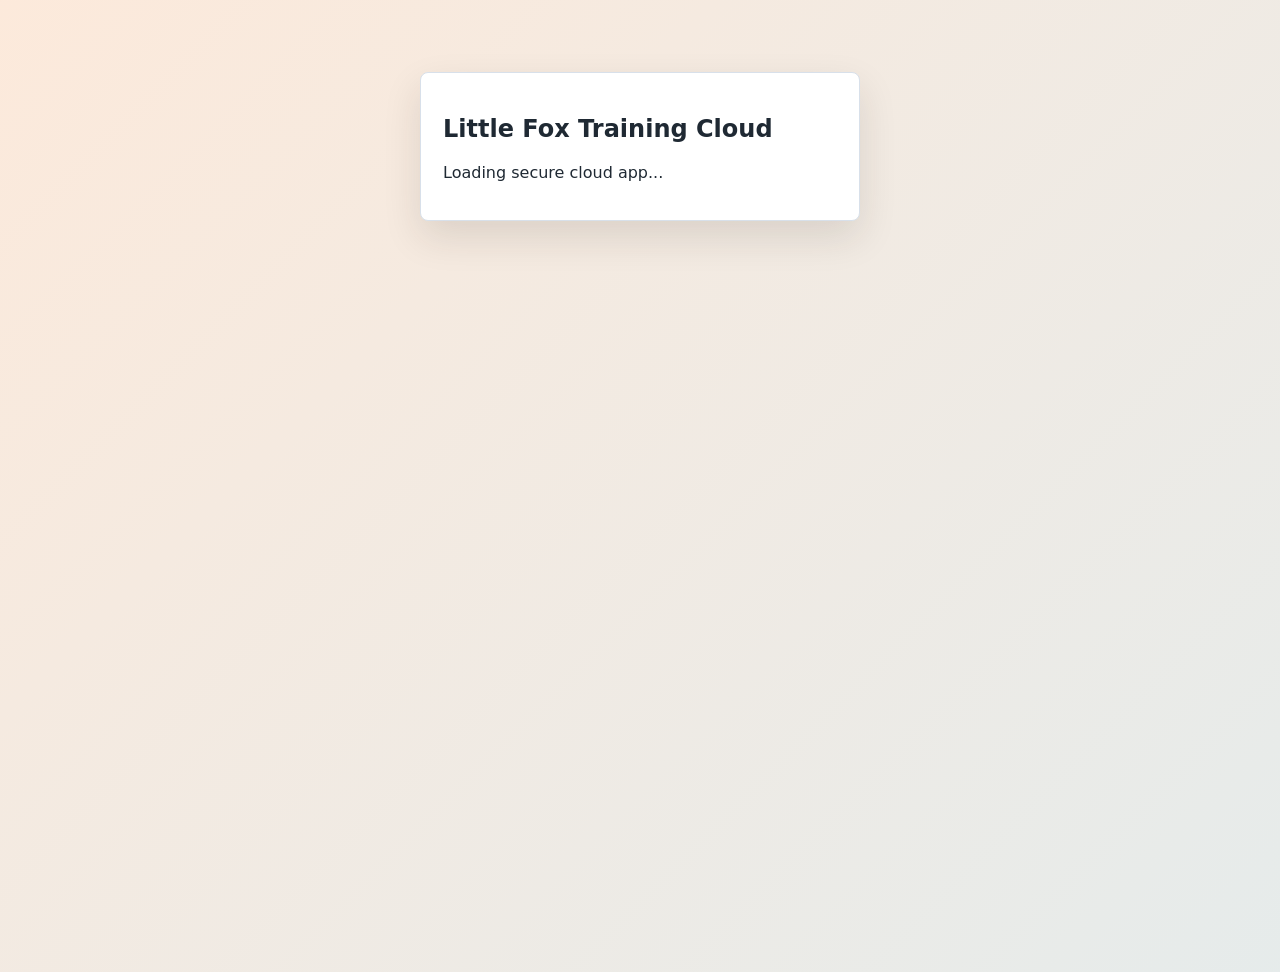
<file: cloud/index.html>
<!doctype html>
<html lang="en">
<head>
  <meta charset="utf-8">
  <meta name="viewport" content="width=device-width, initial-scale=1">
  <title>Little Fox Training Cloud</title>
  <meta name="theme-color" content="#26313a">
  <meta name="apple-mobile-web-app-capable" content="yes">
  <meta name="apple-mobile-web-app-title" content="Little Fox">
  <meta name="apple-mobile-web-app-status-bar-style" content="black-translucent">
  <link rel="stylesheet" href="styles.css">
  <link rel="stylesheet" href="avatar-fix.css">
  <link rel="stylesheet" href="calendar-profile.css">
  <link rel="stylesheet" href="messages-ui.css">
  <link rel="stylesheet" href="friend-request-alert.css">
  <link rel="manifest" href="manifest.webmanifest">
  <link rel="apple-touch-icon" href="../assets/sidebar-wag-wag.png">
</head>
<body>
  <main id="app" class="app-shell">
    <section class="auth-card">
      <h1>Little Fox Training Cloud</h1>
      <p>Loading secure cloud app...</p>
    </section>
  </main>
  <div id="toast" class="toast"></div>
  <script src="mobile-optimizer.js"></script>
  <script type="module" src="tracker-default.js"></script>
  <script type="module" src="log-fix.js"></script>
  <script type="module" src="log-event-null-fix.js"></script>
  <script type="module" src="friend-link-fix.js"></script>
  <script type="module" src="auth-redirect-fix.js"></script>
  <script type="module" src="member-actions-fix.js"></script>
  <script type="module" src="member-access-editor.js"></script>
  <script type="module" src="friend-relationship-fix.js"></script>
  <script type="module" src="friend-inventory-ping-fix-v102.js"></script>
  <script type="module" src="cloud-full.js"></script>
  <script type="module" src="event-multi-fix.js"></script>
  <script type="module" src="log-option-fix.js"></script>
  <script type="module" src="calendar-tracking.js"></script>
  <script type="module" src="inventory-rebuild.js"></script>
  <script type="module" src="inventory-stock-edit-v99.js"></script>
  <script type="module" src="unified-quick-add-v84.js"></script>
  <script type="module" src="suggestion-fix.js"></script>
  <script type="module" src="messages.js"></script>
  <script type="module" src="message-notifications-v100.js"></script>
  <script type="module" src="message-ping-friend-v78.js"></script>
  <script type="module" src="messages-v70-fix.js"></script>
  <script type="module" src="friends-tab.js"></script>
  <script type="module" src="friend-search.js"></script>
  <script type="module" src="friend-request-send-fix.js"></script>
  <script type="module" src="friend-request-accept-fix.js"></script>
  <script type="module" src="friend-request-alert.js"></script>
  <script type="module" src="username-settings.js"></script>
  <script type="module" src="public.js"></script>
  <script type="module" src="account-rebuild-fix.js"></script>
  <script type="module" src="launch-readiness.js"></script>
  <script type="module" src="dashboard-polish-v74.js"></script>
  <script type="module" src="usage-polish-v75.js"></script>
  <script type="module" src="log-auto-v76.js"></script>
  <script type="module" src="log-extra-options-v81.js"></script>
  <script type="module" src="log-two-diapers-v78.js"></script>
  <script type="module" src="owner-calendar-rename-v79.js"></script>
  <script type="module" src="logs-relationship-fix-v80.js"></script>
  <script type="module" src="v88-polish-fixes.js"></script>
  <script type="module" src="app-version.js"></script>
  <script type="module" src="anonymous-auth-v90.js"></script>
  <script type="module" src="expense-quick-add-v93.js"></script>
  <script>
    if ("serviceWorker" in navigator) {
      window.addEventListener("load", () => navigator.serviceWorker.register("./sw.js").catch(() => {}));
    }
  </script>
  <script>
    (() => {
      const key = "littleFoxCloudGraphPrefs";
      const graphTitles = [
        "Sleep and Day Summary",
        "Event Type",
        "Diaper Usage",
        "Expense Split",
        "Cloth Cost Per Wear",
        "Subcategories",
        "By Category"
      ];
      const defaults = Object.fromEntries(graphTitles.map(title => [title, true]));

      function loadPrefs() {
        try {
          return { ...defaults, ...JSON.parse(localStorage.getItem(key) || "{}") };
        } catch {
          return { ...defaults };
        }
      }

      function savePrefs(prefs) {
        localStorage.setItem(key, JSON.stringify(prefs));
      }

      function applyGraphPrefs() {
        const prefs = loadPrefs();
        document.querySelectorAll(".card h3").forEach(heading => {
          const title = heading.textContent.trim();
          if (!graphTitles.includes(title)) return;
          heading.closest(".card").style.display = prefs[title] ? "" : "none";
        });
      }

      function injectSettings() {
        const pageTitle = document.querySelector(".topbar h2")?.textContent.trim();
        const view = document.getElementById("view");
        if (pageTitle !== "Settings" || !view || document.getElementById("graphSettingsForm")) return;
        const prefs = loadPrefs();
        const card = document.createElement("article");
        card.className = "card graph-settings";
        card.innerHTML = `
          <h3>Visible Graphs</h3>
          <p>Turn off graph sections you do not want to see.</p>
          <form id="graphSettingsForm" class="form-grid" style="margin-top:12px">
            ${graphTitles.map(title => `
              <label>
                <input type="checkbox" name="${title}" ${prefs[title] ? "checked" : ""}>
                <span>${title}</span>
              </label>
            `).join("")}
          </form>
        `;
        view.appendChild(card);
        card.querySelectorAll("input").forEach(input => {
          input.addEventListener("change", () => {
            const next = loadPrefs();
            next[input.name] = input.checked;
            savePrefs(next);
            applyGraphPrefs();
          });
        });
      }

      document.addEventListener("click", event => {
        if (event.target.closest('[data-tab="settings"]')) {
          setTimeout(() => {
            injectSettings();
            applyGraphPrefs();
          }, 100);
          return;
        }
        if (event.target.closest("[data-tab]")) setTimeout(applyGraphPrefs, 100);
      });
      document.addEventListener("DOMContentLoaded", () => {
        injectSettings();
        applyGraphPrefs();
      });
      [500, 1500, 3000].forEach(delay => setTimeout(() => {
        injectSettings();
        applyGraphPrefs();
      }, delay));
    })();
  </script>
</body>
</html>
</file>
<file: cloud/styles.css>
:root {
  --ink: #1f2933;
  --muted: #65758b;
  --line: #d8e0ea;
  --paper: #fffaf4;
  --panel: #fff;
  --fox: #e87226;
  --sky: #2f80a8;
  --mint: #3f8f73;
  --danger: #b94747;
  --radius: 8px;
  --shadow: 0 16px 38px rgba(38, 31, 24, .12);
}

* { box-sizing: border-box; }
html { max-width: 100%; overflow-x: hidden; }

body {
  margin: 0;
  min-height: 100vh;
  max-width: 100%;
  overflow-x: hidden;
  font-family: Inter, ui-sans-serif, system-ui, -apple-system, BlinkMacSystemFont, "Segoe UI", sans-serif;
  color: var(--ink);
  background: linear-gradient(135deg, rgba(232, 114, 38, .12), rgba(47, 128, 168, .12)), var(--paper);
}

button, input, select, textarea { font: inherit; min-width: 0; }
button { cursor: pointer; }

.app-shell { min-height: 100vh; }

.auth-card {
  width: min(440px, calc(100vw - 24px));
  margin: 8vh auto;
  background: var(--panel);
  border: 1px solid var(--line);
  border-radius: var(--radius);
  box-shadow: var(--shadow);
  padding: 22px;
}

.layout {
  display: grid;
  grid-template-columns: 270px minmax(0, 1fr);
  min-height: 100vh;
}

.sidebar {
  background: #26313a;
  color: white;
  padding: 18px;
  display: flex;
  flex-direction: column;
  gap: 16px;
}

.sidebar::before {
  content: "";
  width: 92px;
  aspect-ratio: 1;
  border-radius: var(--radius);
  background: url("../assets/sidebar-wag-wag.png") center / contain no-repeat;
  filter: drop-shadow(0 10px 18px rgba(0,0,0,.18));
}
.sidebar:has(.tab[data-tab="log"].active)::before {
  background-image: url("../assets/sidebar-daily-log.png");
}

.brand h1 { margin: 0; font-size: 22px; line-height: 1.05; }
.brand p { margin: 6px 0 0; color: rgba(255,255,255,.72); font-size: 13px; }

.tabs { display: grid; gap: 7px; }
.tab {
  border: 0;
  text-align: left;
  border-radius: var(--radius);
  padding: 10px 12px;
  min-height: 42px;
  font-weight: 850;
  color: rgba(255,255,255,.78);
  background: transparent;
}
.tab.active, .tab:hover { background: #fffaf4; color: #26313a; }
.tab[hidden] { display: none; }

.main { padding: 22px; min-width: 0; }
.topbar {
  display: flex;
  justify-content: space-between;
  align-items: flex-start;
  gap: 12px;
  margin-bottom: 16px;
}
.topbar h2 { margin: 0; font-size: clamp(28px, 4vw, 46px); line-height: 1.05; overflow-wrap: anywhere; }
.topbar p { margin: 6px 0 0; color: var(--muted); }

.grid { display: grid; gap: 14px; }
.two { grid-template-columns: repeat(2, minmax(0, 1fr)); }
.three { grid-template-columns: repeat(3, minmax(0, 1fr)); }

.card {
  background: rgba(255,255,255,.92);
  border: 1px solid var(--line);
  border-radius: var(--radius);
  box-shadow: var(--shadow);
  padding: 16px;
  min-width: 0;
}

.card h3, .card h4 { margin: 0; }
.card h3, .card h4, .card p { overflow-wrap: anywhere; }
.card p { color: var(--muted); margin: 6px 0 0; }

label {
  display: grid;
  gap: 6px;
  font-size: 13px;
  color: #384656;
  font-weight: 800;
}

input, select, textarea {
  width: 100%;
  border: 1px solid var(--line);
  border-radius: var(--radius);
  background: #fff;
  color: var(--ink);
  padding: 10px 11px;
  min-height: 40px;
}
textarea { min-height: 82px; resize: vertical; }
select[multiple] { min-height: 112px; }
.share-link { margin-top: 8px; font-size: 12px; }

.form-grid { display: grid; grid-template-columns: repeat(2, minmax(0, 1fr)); gap: 12px; }
.field-full { grid-column: 1 / -1; }

.btn {
  border: 1px solid transparent;
  border-radius: var(--radius);
  min-height: 38px;
  padding: 8px 12px;
  background: var(--ink);
  color: #fff;
  font-weight: 850;
  text-align: center;
  white-space: normal;
}
.btn.fox { background: var(--fox); }
.btn.sky { background: var(--sky); }
.btn.secondary { background: #fff; color: var(--ink); border-color: var(--line); }
.btn.danger { background: var(--danger); }
.btn:disabled { opacity: .5; cursor: not-allowed; }

.list { display: grid; gap: 10px; }
.item {
  border: 1px solid var(--line);
  border-radius: var(--radius);
  background: #fff;
  padding: 12px;
  min-width: 0;
}
.item-head {
  display: flex;
  justify-content: space-between;
  align-items: flex-start;
  gap: 10px;
}
.post-author {
  display: flex;
  align-items: center;
  gap: 10px;
  min-width: 0;
}
.social-profile-card {
  margin-bottom: 14px;
}
.social-profile-head {
  display: flex;
  align-items: center;
  gap: 12px;
}
.social-avatar {
  width: 48px;
  height: 48px;
  flex: 0 0 auto;
  border-radius: var(--radius);
  object-fit: contain;
  background: #fff;
  border: 1px solid var(--line);
}
.social-avatar.large {
  width: 72px;
  height: 72px;
}
.avatar-grid {
  display: grid;
  grid-template-columns: repeat(6, minmax(44px, 1fr));
  gap: 8px;
  margin-top: 12px;
}
.avatar-choice {
  border: 1px solid var(--line);
  border-radius: var(--radius);
  background: #fff;
  padding: 4px;
  min-height: 54px;
}
.avatar-choice.active {
  border-color: var(--fox);
  box-shadow: 0 0 0 2px rgba(232, 114, 38, .18);
}
.avatar-choice img {
  width: 100%;
  height: 48px;
  object-fit: contain;
  display: block;
}
.pill-row { display: flex; flex-wrap: wrap; gap: 6px; margin-top: 8px; }
.pill {
  border-radius: 999px;
  background: #f5efe6;
  color: #425160;
  padding: 4px 8px;
  font-size: 12px;
  font-weight: 850;
  overflow-wrap: anywhere;
}
.pill.owner { background: rgba(63,143,115,.14); color: #28735a; }
.pill.viewer { background: rgba(47,128,168,.12); color: #1f6384; }
.pill.alert { background: rgba(185,71,71,.13); color: #9c3939; }

.empty {
  border: 1px dashed var(--line);
  border-radius: var(--radius);
  padding: 18px;
  color: var(--muted);
  text-align: center;
  background: #fff;
  font-weight: 750;
}

.bars { display: grid; gap: 10px; margin-top: 12px; }
.bar-row {
  display: grid;
  grid-template-columns: minmax(90px, 1fr) minmax(90px, 2fr) auto;
  gap: 8px;
  align-items: center;
  font-size: 13px;
  font-weight: 800;
}
.bar-track {
  height: 12px;
  overflow: hidden;
  border-radius: 999px;
  background: #edf2f7;
}
.bar-fill {
  height: 100%;
  border-radius: inherit;
  background: linear-gradient(90deg, var(--fox), var(--sky));
}

.graph-settings {
  margin-top: 14px;
}
.graph-settings .form-grid label {
  align-items: center;
  grid-template-columns: auto 1fr;
}
.graph-settings input {
  width: auto;
  min-height: 0;
}

.toast {
  position: fixed;
  right: 18px;
  bottom: 18px;
  z-index: 50;
  background: #26313a;
  color: #fff;
  border-radius: var(--radius);
  padding: 10px 12px;
  opacity: 0;
  transform: translateY(18px);
  transition: .2s ease;
  box-shadow: var(--shadow);
  max-width: min(360px, calc(100vw - 36px));
  font-weight: 800;
}
.toast.show { opacity: 1; transform: translateY(0); }

@media (max-width: 860px) {
  .layout { grid-template-columns: 1fr; }
  .sidebar { position: sticky; top: 0; z-index: 10; padding: 12px; gap: 10px; }
  .sidebar::before { width: 54px; }
  .brand h1 { font-size: 19px; }
  .brand p { font-size: 12px; }
  .tabs {
    display: flex;
    overflow-x: auto;
    padding-bottom: 4px;
    scrollbar-width: thin;
    -webkit-overflow-scrolling: touch;
  }
  .tab { min-width: max-content; }
  .main { padding: 14px; }
  .topbar { flex-direction: column; }
  .topbar .pill-row { width: 100%; }
  .topbar .btn { flex: 1 1 140px; }
  .two, .three, .form-grid { grid-template-columns: 1fr; }
  .bar-row { grid-template-columns: 1fr; }
}

@media (max-width: 560px) {
  .auth-card {
    width: calc(100vw - 20px);
    margin: 18px auto;
    padding: 16px;
  }

  .layout { min-height: 100dvh; }

  .sidebar {
    display: grid;
    grid-template-columns: 44px minmax(0, 1fr);
    align-items: center;
    max-height: 42dvh;
    overflow: auto;
  }

  .sidebar::before {
    width: 44px;
    grid-row: 1;
  }

  .brand {
    min-width: 0;
  }

  .brand h1 {
    font-size: 17px;
    line-height: 1.1;
  }

  .brand p {
    display: none;
  }

  .tabs {
    grid-column: 1 / -1;
    width: 100%;
  }

  .tab {
    min-height: 38px;
    padding: 8px 10px;
    font-size: 14px;
  }

  #signOutBtn {
    grid-column: 1 / -1;
    width: 100%;
  }

  .main {
    padding: 10px;
  }

  .topbar {
    gap: 10px;
    margin-bottom: 10px;
  }

  .topbar h2 {
    font-size: 28px;
  }

  .card {
    padding: 12px;
    box-shadow: 0 8px 20px rgba(38, 31, 24, .09);
  }

  .item {
    padding: 10px;
  }

  .item-head {
    display: grid;
    grid-template-columns: minmax(0, 1fr);
  }

  .social-profile-head {
    align-items: flex-start;
  }

  .avatar-grid {
    grid-template-columns: repeat(3, minmax(0, 1fr));
  }

  .item-head > strong,
  .item-head > .pill {
    justify-self: start;
  }

  .pill-row {
    align-items: stretch;
  }

  .pill-row .btn,
  form .btn {
    width: 100%;
  }

  input, select, textarea {
    font-size: 16px;
  }

  .toast {
    right: 10px;
    left: 10px;
    bottom: 10px;
    max-width: none;
  }
}
</file>
<file: cloud/avatar-fix.css>
.social-avatar {
  width: 40px;
  height: 40px;
}

.social-avatar.large {
  width: 64px;
  height: 64px;
}

.avatar-choice img {
  height: 40px;
}
</file>
<file: cloud/calendar-profile.css>
.calendar-weekdays,
.calendar-grid {
  display: grid;
  grid-template-columns: repeat(7, minmax(0, 1fr));
  gap: 6px;
}
.calendar-weekdays {
  margin-top: 14px;
  color: var(--muted);
  font-size: 12px;
  font-weight: 850;
  text-align: center;
}
.calendar-grid { margin-top: 8px; }
.calendar-day {
  border: 1px solid var(--line);
  border-radius: var(--radius);
  background: #fff;
  color: var(--ink);
  min-height: 74px;
  padding: 7px;
  display: grid;
  align-content: space-between;
  text-align: left;
}
.calendar-day strong { font-size: 20px; line-height: 1; }
.calendar-day.today {
  border-color: var(--fox);
  box-shadow: 0 0 0 2px rgba(232, 114, 38, .18);
}
.calendar-day.muted-day { opacity: .46; }
.calendar-dots { display: flex; gap: 3px; }
.calendar-dots i,
.calendar-legend i {
  width: 8px;
  height: 8px;
  border-radius: 999px;
  display: inline-block;
}
.calendar-legend i { margin-right: 4px; }
.wet { background: var(--sky); }
.messed { background: var(--fox); }
.dry { background: var(--mint); }
.leaked { background: #9b5fb8; }
.accident { background: var(--danger); }

@media (max-width: 560px) {
  .calendar-weekdays,
  .calendar-grid { gap: 4px; }
  .calendar-day { min-height: 58px; padding: 5px; }
  .calendar-day strong { font-size: 16px; }
}
</file>
<file: cloud/messages-ui.css>
.tab {
  position: relative;
}

.tab-paw-badge {
  position: absolute;
  top: 4px;
  right: 6px;
  display: inline-grid;
  place-items: center;
  min-width: 20px;
  height: 20px;
  border-radius: 999px;
  background: var(--fox);
  color: #fff;
  font-size: 13px;
  line-height: 1;
  box-shadow: 0 6px 14px rgba(0,0,0,.22);
}

.message-shell {
  padding: 0;
  overflow: hidden;
}

.message-title {
  display: flex;
  justify-content: space-between;
  gap: 10px;
  align-items: flex-start;
  padding: 14px 16px;
  border-bottom: 1px solid var(--line);
  background: #fffaf4;
}

.message-title h3 {
  margin: 0;
}

.message-title p {
  margin: 4px 0 0;
}

.wearing-mark {
  color: var(--fox);
  display: inline-grid;
  place-items: center;
  width: 1.35em;
  height: 1.35em;
  margin-right: 4px;
  border-radius: 999px;
  border: 1px solid currentColor;
  font-size: 0.72em;
  font-weight: 900;
  line-height: 1;
  vertical-align: 0.08em;
}

.message-thread {
  display: grid;
  gap: 10px;
  max-height: min(58vh, 560px);
  overflow: auto;
  padding: 16px;
  background:
    linear-gradient(rgba(255,255,255,.82), rgba(255,255,255,.82)),
    linear-gradient(135deg, rgba(232,114,38,.12), rgba(47,128,168,.12));
}

.message-row {
  display: flex;
}

.message-row.mine {
  justify-content: flex-end;
}

.message-row.theirs {
  justify-content: flex-start;
}

.message-bubble {
  width: fit-content;
  max-width: min(72%, 620px);
  border: 1px solid var(--line);
  border-radius: 18px;
  padding: 9px 11px;
  box-shadow: 0 8px 20px rgba(38, 31, 24, .08);
}

.message-row.mine .message-bubble {
  border-bottom-right-radius: 6px;
  background: var(--sky);
  color: #fff;
  border-color: rgba(47,128,168,.18);
}

.message-row.theirs .message-bubble {
  border-bottom-left-radius: 6px;
  background: #fff;
}

.message-bubble p {
  margin: 4px 0 0;
  color: inherit;
  white-space: pre-wrap;
}

.message-bubble.diaper-check {
  border-color: rgba(232, 114, 38, .38);
}

.diaper-check-reply {
  margin-top: 8px;
}

.message-image,
.post-image {
  display: block;
  width: 100%;
  max-height: 360px;
  object-fit: contain;
  border-radius: 12px;
  border: 1px solid var(--line);
  background: #fff;
  margin-top: 8px;
}

.message-row.mine .message-image {
  border-color: rgba(255,255,255,.34);
}

.post-image {
  max-height: 520px;
}

.message-meta {
  display: flex;
  flex-wrap: wrap;
  gap: 6px;
  font-size: 11px;
  font-weight: 850;
  opacity: .76;
}

.message-composer {
  margin-top: 12px;
}

.message-composer form {
  display: grid;
  gap: 12px;
}

.message-composer-tools {
  display: grid;
  grid-template-columns: repeat(2, minmax(0, 1fr));
  gap: 10px;
}

.message-action-row {
  display: flex;
  flex-wrap: wrap;
  gap: 8px;
}

.message-action-row .btn {
  min-height: 40px;
  flex: 1 1 150px;
}

.message-send-row {
  display: grid;
  grid-template-columns: minmax(0, 1fr) auto;
  gap: 10px;
  align-items: end;
}

.message-send-row textarea {
  min-height: 46px;
  max-height: 130px;
  border-radius: 18px;
}

.message-send-row .btn {
  min-height: 46px;
  border-radius: 18px;
  padding-inline: 18px;
}

.diaper-check-reply-mode .message-action-row [value="diaper_ping"],
.diaper-check-reply-mode .message-action-row [value="diaper_check"] {
  display: none;
}

@media (max-width: 560px) {
  .tab-paw-badge {
    top: 1px;
    right: 2px;
  }

  .message-title,
  .message-thread {
    padding: 12px;
  }

  .message-thread {
    max-height: 60dvh;
  }

  .message-bubble {
    max-width: 86%;
  }

  .message-image,
  .post-image {
    max-height: 320px;
  }

  .message-composer-tools,
  .message-send-row {
    grid-template-columns: 1fr;
  }

  .message-action-row .btn {
    flex: 1 1 100%;
  }
}
</file>
<file: cloud/friend-request-alert.css>
.friend-request-popup {
  position: fixed;
  right: 18px;
  bottom: 18px;
  z-index: 80;
  width: min(360px, calc(100vw - 32px));
  padding: 18px;
  border-radius: 8px;
  border: 1px solid rgba(38, 49, 58, 0.18);
  background: #fffaf4;
  box-shadow: 0 18px 40px rgba(38, 49, 58, 0.22);
}

.friend-request-popup h3 {
  margin: 0 32px 6px 0;
}

.friend-request-popup p {
  margin: 0;
  color: var(--muted);
}

.friend-request-popup-close {
  position: absolute;
  top: 8px;
  right: 8px;
  width: 30px;
  height: 30px;
  border: 0;
  border-radius: 999px;
  background: rgba(38, 49, 58, 0.08);
  color: var(--ink);
  font-weight: 800;
}
</file>
